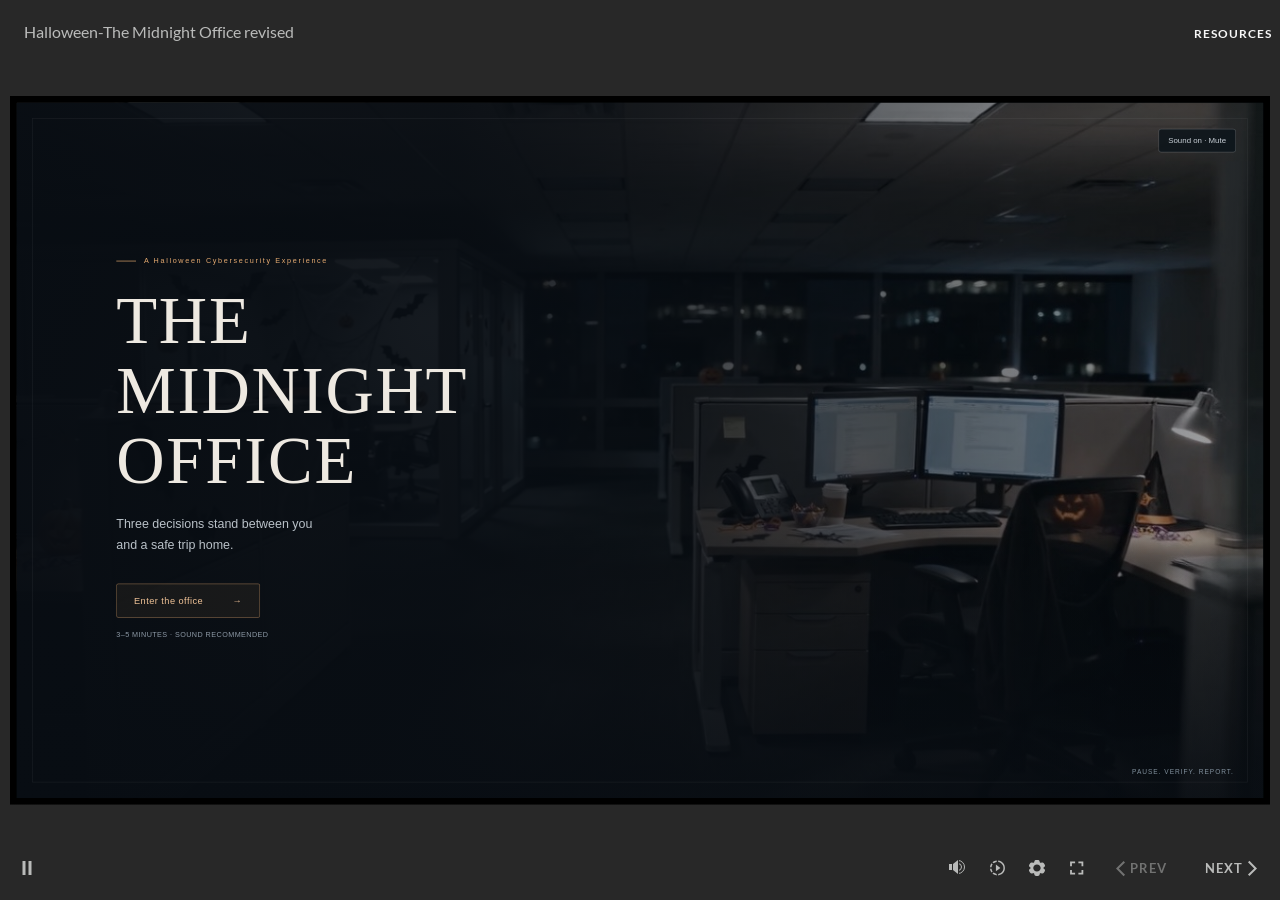
<file: index.html>
<!doctype html>
<html lang="en">
<head>
  <meta charset="utf-8">
  <meta name="viewport" content="width=device-width, initial-scale=1">
  <title>The Midnight Office</title>
  <meta http-equiv="refresh" content="0; url=./Halloween-The%20Midnight%20Office%20revised/story.html">
  <style>body{margin:0;min-height:100vh;display:grid;place-items:center;background:#101820;color:#eee9e1;font-family:Arial,sans-serif}a{color:#f0ab6e}</style>
</head>
<body>
  <p>Opening The Midnight Office… <a href="./Halloween-The%20Midnight%20Office%20revised/story.html">Enter the course →</a></p>
  <script>window.location.replace('./Halloween-The%20Midnight%20Office%20revised/story.html');</script>
</body>
</html>
</file>
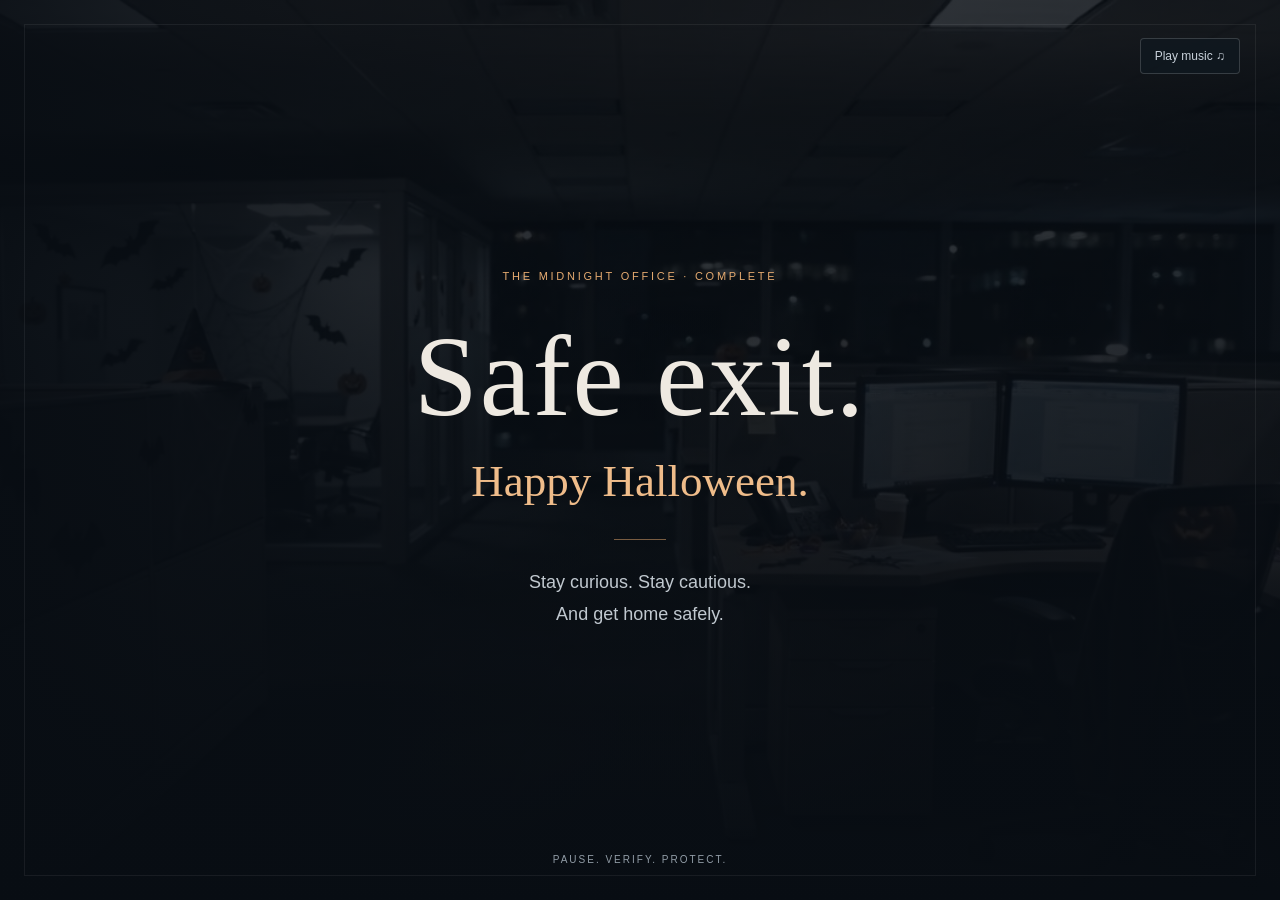
<file: Halloween-The Midnight Office revised/story_content/WebObjects/63TaK8MS0kg/index.html>
<!doctype html><html lang="en"><meta charset="utf-8"><meta name="viewport" content="width=device-width,initial-scale=1"><title>Safe Exit — The Midnight Office</title><style>*{box-sizing:border-box}html,body{margin:0;background:#080d13;color:#eee9e1;font-family:Arial,sans-serif}main{position:relative;min-height:540px;height:100svh;overflow:hidden;display:grid;place-items:center}.background{position:absolute;inset:0;width:100%;height:100%;object-fit:cover;filter:saturate(.65);opacity:.42}.veil{position:absolute;inset:0;background:linear-gradient(90deg,#080d13ed,#080d1399,#080d13b0),linear-gradient(0deg,#080d13,transparent 70%)}.frame{position:absolute;inset:24px;border:1px solid #ffffff10}.content{position:relative;text-align:center;max-width:850px;width:90%;padding:40px 12px}.eyebrow{color:#e5aa70;font-size:11px;letter-spacing:.25em;animation:arrive 1s both}h1{font:normal clamp(58px,9vw,118px) Georgia,serif;letter-spacing:.015em;margin:28px 0 12px;animation:arrive 1.6s .2s both}.holiday{font:normal clamp(25px,3.7vw,45px) Georgia,serif;color:#efbc8a;margin:0 0 32px;animation:arrive 1.6s .6s both}.rule{width:52px;height:1px;background:#d9a06a88;margin:0 auto 26px}.closing{color:#c0c8cf;font-size:clamp(14px,1.6vw,18px);line-height:1.8;margin:0;animation:arrive 1.6s 1s both}.footer{position:absolute;bottom:35px;left:0;right:0;text-align:center;font-size:10px;letter-spacing:.2em;color:#929da7}.sound{position:absolute;right:40px;top:38px;z-index:2;color:#c8d1da;background:#101820cc;border:1px solid #ffffff2a;border-radius:4px;padding:10px 14px;font:12px Arial,sans-serif;cursor:pointer}.sound:focus-visible{outline:2px solid #efbc8a;outline-offset:4px}.audio-status{color:#aeb7c1;font-size:12px;line-height:1.5;margin-top:20px}button[hidden],p[hidden]{display:none}@keyframes arrive{from{opacity:0;transform:translateY(8px)}to{opacity:1;transform:none}}@media(prefers-reduced-motion:reduce){*{animation:none!important}}@media(max-width:600px){main{min-height:480px}.frame{inset:15px}.sound{right:26px;top:26px}.footer{font-size:8px;bottom:25px}}</style><main><img class="background" src="office.jpg" alt=""><div class="veil"></div><div class="frame"></div><audio id="music" src="halloween.mp3" autoplay loop preload="auto"></audio><button id="sound" class="sound" hidden>Play music ♫</button><section class="content"><div class="eyebrow">THE MIDNIGHT OFFICE · COMPLETE</div><h1>Safe exit.</h1><p class="holiday">Happy Halloween.</p><div class="rule"></div><p class="closing">Stay curious. Stay cautious.<br>And get home safely.</p><p id="status" class="audio-status" role="status" hidden></p></section><div class="footer">PAUSE. VERIFY. PROTECT.</div></main><script>const music=document.getElementById('music'),button=document.getElementById('sound'),status=document.getElementById('status');music.volume=.28;let fade;function update(){button.hidden=false;button.textContent=music.paused?'Play music ♫':'Mute music';button.setAttribute('aria-label',music.paused?'Play background music':'Mute background music')}async function start(){try{await music.play();status.hidden=true;update()}catch(e){update();if(e.name!=='NotAllowedError'){status.hidden=false;status.textContent='Music is unavailable. You can still view the ending.'}}}button.onclick=()=>{if(music.paused)start();else{music.pause();update()}};music.addEventListener('error',()=>{status.hidden=false;status.textContent='Music is unavailable. You can still view the ending.';button.hidden=true});start();window.addEventListener('pagehide',()=>music.pause());</script></html>
</file>
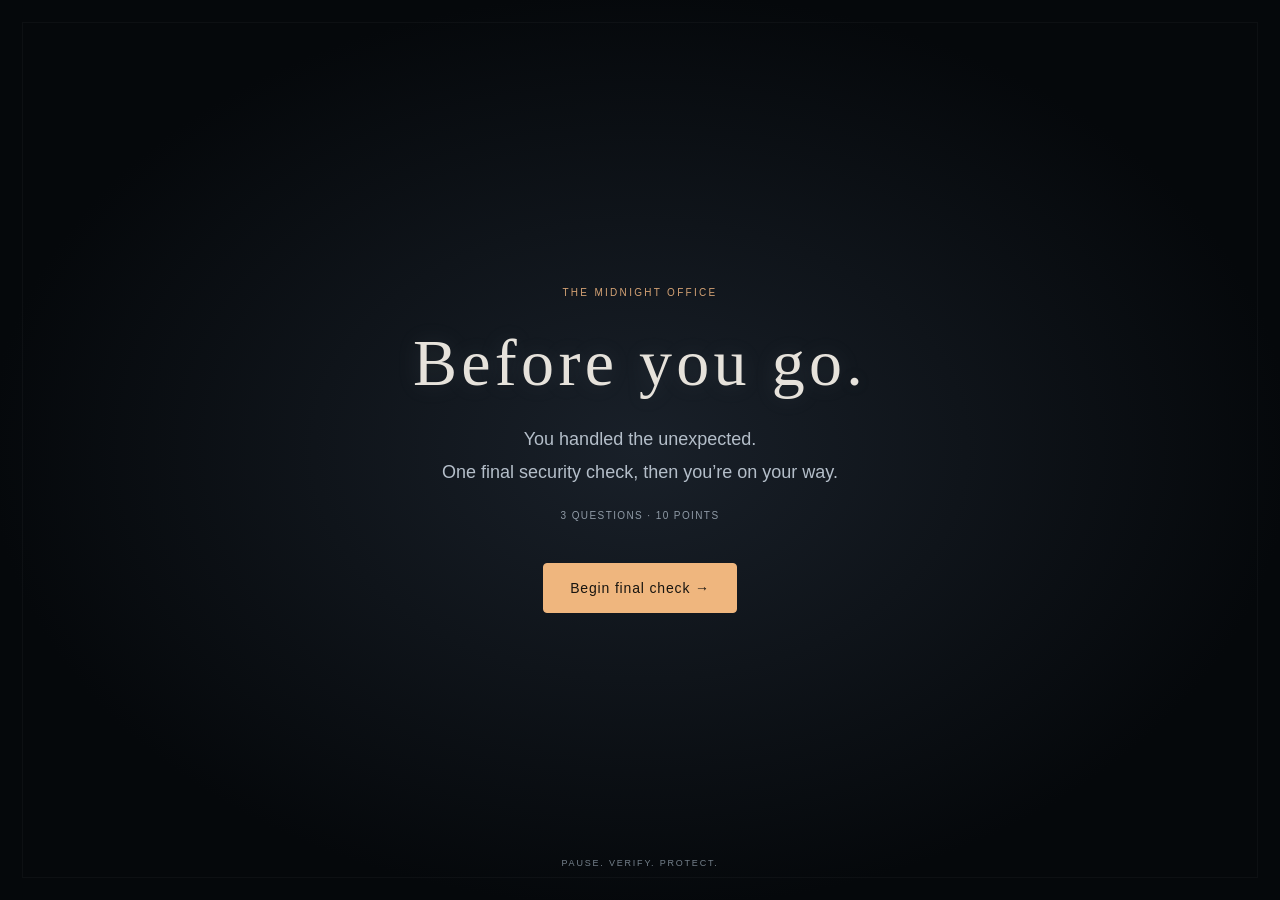
<file: Halloween-The Midnight Office revised/story_content/WebObjects/6gMP5RgE1sk/index.html>
<!doctype html><html lang="en"><meta charset="utf-8"><meta name="viewport" content="width=device-width,initial-scale=1"><title>Before You Go</title><style>*{box-sizing:border-box}body{margin:0;color:#e6e2db;background:#05080b;font-family:Arial,sans-serif}main{height:100svh;min-height:450px;position:relative;display:grid;place-items:center;background:radial-gradient(ellipse at center,#192029 0%,#05080b 72%)}main:before{content:"";position:absolute;inset:22px;border:1px solid #ffffff08;pointer-events:none}.content{position:relative;text-align:center;width:90%;padding:35px 15px}.eyebrow{font-size:10px;letter-spacing:.23em;color:#d4a274;animation:arrive 1s .1s both}h1{font:normal clamp(34px,5.5vw,66px) Georgia,serif;letter-spacing:.065em;margin:27px 0 22px;text-shadow:0 0 24px #c9d4df20;animation:arrive 1.7s .3s both}.description{font-size:clamp(14px,1.7vw,18px);line-height:1.8;color:#b4bec9;margin:0;animation:arrive 1.5s 1s both}.meta{font-size:10px;letter-spacing:.14em;color:#909ba7;margin-top:22px;animation:arrive 1.5s 1.3s both}.start{font:14px Arial,sans-serif;letter-spacing:.06em;color:#181510;background:#efb67e;border:1px solid #efb67e;border-radius:4px;padding:16px 26px;cursor:pointer;margin-top:32px;animation:arrive 1.3s 1.7s both;transition:background .25s}.start:hover{background:#ffd3a7}.start:focus-visible{outline:2px solid white;outline-offset:5px}.start:disabled{cursor:wait}.status{font-size:12px;color:#c4cdd5;line-height:1.6;margin:18px auto 0;max-width:430px}.footer{position:absolute;bottom:32px;left:0;right:0;text-align:center;font-size:9px;letter-spacing:.2em;color:#74808b}[hidden]{display:none!important}@keyframes arrive{from{opacity:0;transform:translateY(5px);filter:blur(3px)}to{opacity:1;transform:none;filter:blur(0)}}@media(prefers-reduced-motion:reduce){*{animation:none!important;transition:none!important}}</style><main><section class="content"><div class="eyebrow">THE MIDNIGHT OFFICE</div><h1>Before you go.</h1><p class="description">You handled the unexpected.<br>One final security check, then you’re on your way.</p><p class="meta">3 QUESTIONS · 10 POINTS</p><button id="begin" class="start">Begin final check →</button><p id="status" class="status" role="status" hidden></p></section><div class="footer">PAUSE. VERIFY. PROTECT.</div></main><script>const button=document.getElementById('begin'),status=document.getElementById('status');let pending=false;button.onclick=()=>{if(pending)return;pending=true;button.disabled=true;window.parent.postMessage({type:'MIDNIGHT_QUIZ_START'},'*');setTimeout(()=>{pending=false;button.disabled=false;status.hidden=false;status.textContent='Standalone preview: connect this button to Quiz question 1 in Storyline.'},1800)};</script></html>
</file>
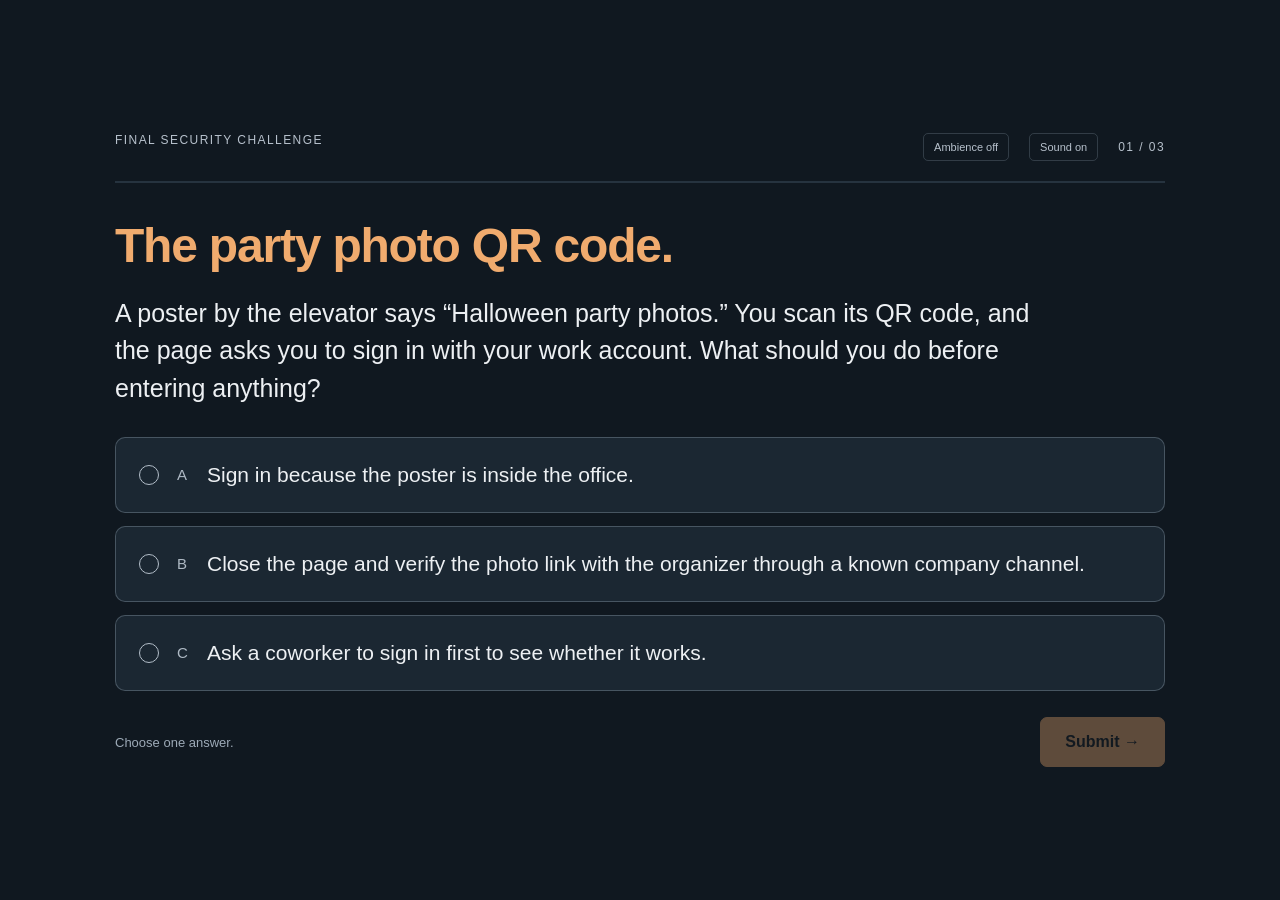
<file: Halloween-The Midnight Office revised/story_content/WebObjects/6h6SKkiK4uU/index.html>
<!doctype html><html lang="en"><meta charset="utf-8"><meta name="viewport" content="width=device-width,initial-scale=1"><title>Final Security Challenge</title><style>
*{box-sizing:border-box}body{margin:0;background:#101820;color:#edf0f3;font-family:Arial,sans-serif}main{min-height:100svh;padding:clamp(24px,4vw,56px) max(5vw,22px);display:flex;flex-direction:column;justify-content:center}.wrap{width:min(100%,1050px);margin:auto}.top{display:flex;justify-content:space-between;gap:20px;padding-bottom:20px;border-bottom:1px solid #77838f40;color:#b7c1cc;font-size:12px;letter-spacing:.12em}.progress{height:2px;background:#26333f;margin-top:-1px}.progress span{display:block;height:100%;background:#f0ab6e;transition:width .3s}h1{font-size:clamp(30px,4.1vw,48px);line-height:1.15;color:#f0ab6e;margin:35px 0 22px;letter-spacing:-.025em}.question{font-size:clamp(18px,2.15vw,25px);line-height:1.5;margin:0 0 30px;max-width:950px}.choices{display:grid;gap:13px}.choice{width:100%;display:flex;align-items:center;gap:18px;text-align:left;background:#1b2732;color:#edf0f3;border:1px solid #64738199;border-radius:10px;padding:19px 23px;font:clamp(16px,1.9vw,21px)/1.45 Arial,sans-serif;cursor:pointer;min-height:76px;transition:background .2s,border .2s}.choice:hover:not(:disabled){background:#263541;border-color:#aebac6}.choice[aria-checked=true]{border-color:#f0ab6e;background:#342b26;box-shadow:inset 3px 0 #f0ab6e}.radio{width:20px;height:20px;flex:0 0 20px;border:1.5px solid #b3bec9;border-radius:50%;display:grid;place-items:center}.choice[aria-checked=true] .radio{border-color:#f0ab6e}.choice[aria-checked=true] .radio:after{content:"";width:10px;height:10px;background:#f0ab6e;border-radius:50%}.letter{font-size:15px;color:#aeb9c4;min-width:12px}.choice:disabled{cursor:default;opacity:.8}.bottom{display:flex;justify-content:space-between;align-items:center;gap:20px;margin-top:26px;flex-wrap:wrap}.hint{color:#9daab7;font-size:13px}.primary,.secondary{font:600 16px Arial,sans-serif;padding:15px 24px;min-height:50px;border-radius:7px;cursor:pointer}.primary{background:#f0ab6e;color:#161c22;border:1px solid #f0ab6e}.primary:disabled{opacity:.35;cursor:default}.secondary{background:none;border:1px solid #677685;color:#dce3eb}button:focus-visible{outline:3px solid #ffe2c5;outline-offset:4px}.feedback{margin-top:25px;border-left:3px solid #f0ab6e;padding:20px 23px;background:#1b2732;border-radius:0 8px 8px 0}.feedback h2{font-size:20px;margin:0 0 10px}.feedback p{font-size:17px;line-height:1.6;color:#c5ced8;margin:0}.results{padding:15px 0}.score{font-size:clamp(60px,10vw,105px);font-family:Georgia,serif;margin:28px 0 20px}.score span{font:20px Arial,sans-serif;color:#98a5b2}.summary{color:#c5ced8;line-height:1.7;font-size:18px;max-width:690px}.result-list{list-style:none;padding:0;margin:26px 0;display:grid;gap:12px}.result-list li{display:flex;justify-content:space-between;gap:20px;border-bottom:1px solid #60718240;padding:12px 0;color:#c5ced8}.result-list small{color:#f0ab6e}.status{font-size:13px;line-height:1.5;color:#c4ced9}[hidden]{display:none!important}@media(max-width:600px){.choice{gap:10px;padding:16px 14px}.top{font-size:10px}.question{margin-bottom:22px}h1{margin-top:27px}.feedback p{font-size:16px}}@media(prefers-reduced-motion:reduce){*{transition:none!important}}.sound-controls{display:flex;align-items:center;gap:20px}.sound-toggle{font:11px Arial,sans-serif;color:#b7c1cc;border:1px solid #64738166;background:none;border-radius:5px;padding:7px 10px;cursor:pointer}@media(max-width:600px){.sound-controls{gap:10px}} </style><main><div class="wrap"><header class="top"><span>FINAL SECURITY CHALLENGE</span><div class="sound-controls"><button id="ambient-toggle" class="sound-toggle" aria-pressed="false">Ambience off</button><button id="sound-toggle" class="sound-toggle" aria-pressed="true">Sound on</button><span id="counter">01 / 03</span></div></header><div class="progress" aria-hidden="true"><span id="progress"></span></div><section id="question-page" aria-labelledby="title"><h1 id="title" tabindex="-1"></h1><p class="question" id="question"></p><div class="choices" id="choices" role="radiogroup" aria-labelledby="question"></div><div class="feedback" id="feedback" role="status" hidden><h2 id="feedback-title"></h2><p id="feedback-body"></p></div><div class="bottom"><span class="hint" id="hint">Choose one answer.</span><button class="primary" id="submit" disabled>Submit →</button><button class="primary" id="next" hidden>Next question →</button></div></section><section class="results" id="results" hidden aria-labelledby="result-title"><h1 id="result-title" tabindex="-1"></h1><p class="summary" id="result-description"></p><div class="score"><b id="score"></b><span> / 10</span></div><ul class="result-list" id="result-list"></ul><div class="bottom"><span class="hint" id="pass-rule"></span><button class="primary" id="finish" hidden>Exit safely →</button><button class="primary" id="retry">Retry challenge →</button></div><p class="status" id="status" role="status" hidden></p></section></div></main><script>
let soundContext,soundEnabled=true;const soundToggle=document.getElementById('sound-toggle');soundToggle.onclick=()=>{soundEnabled=!soundEnabled;soundToggle.textContent=soundEnabled?'Sound on':'Sound off';soundToggle.setAttribute('aria-pressed',String(soundEnabled));if(soundEnabled)beep('select')};function beep(kind){if(!ambientMuted&&!ambientRunning)enableAmbient();if(!soundEnabled)return;try{const AC=window.AudioContext||window.webkitAudioContext;if(!AC)return;if(!soundContext)soundContext=new AC();const ctx=soundContext;function tone(freq,offset,length,volume){const oscillator=ctx.createOscillator(),gain=ctx.createGain(),start=ctx.currentTime+offset;oscillator.type='sine';oscillator.frequency.value=freq;gain.gain.setValueAtTime(0,start);gain.gain.linearRampToValueAtTime(volume,start+.006);gain.gain.exponentialRampToValueAtTime(.0001,start+length);oscillator.connect(gain);gain.connect(ctx.destination);oscillator.start(start);oscillator.stop(start+length+.015);oscillator.onended=()=>{oscillator.disconnect();gain.disconnect()}}function play(){if(kind==='submit'){tone(640,0,.08,.055);tone(820,.075,.10,.045)}else tone(720,0,.065,.05)}if(ctx.state==='suspended')ctx.resume().then(play).catch(()=>{});else if(ctx.state==='running')play()}catch(e){}}window.addEventListener('pagehide',()=>{if(soundContext)soundContext.suspend()});
let ambientContext,ambientGain,ambientSource,ambientRunning=false,ambientMuted=false;const ambientButton=document.getElementById('ambient-toggle');function ambientLabel(){ambientButton.textContent=ambientRunning&&!ambientMuted?'Ambience on':'Ambience off';ambientButton.setAttribute('aria-pressed',String(ambientRunning&&!ambientMuted))}async function enableAmbient(){if(ambientMuted)return;try{if(!ambientContext){const AC=window.AudioContext||window.webkitAudioContext;if(!AC)return;ambientContext=new AC();ambientGain=ambientContext.createGain();ambientGain.gain.value=0;ambientGain.connect(ambientContext.destination);const duration=16,sr=ambientContext.sampleRate,buffer=ambientContext.createBuffer(2,sr*duration,sr);for(let channel=0;channel<2;channel++){const data=buffer.getChannelData(channel);let last=0;for(let i=0;i<data.length;i++){last=(last+.02*(Math.random()*2-1))/1.02;data[i]=last*2.8;}const cross=sr;for(let i=0;i<cross;i++){const mix=i/cross;data[data.length-cross+i]=data[data.length-cross+i]*(1-mix)+data[i]*mix;}}ambientSource=ambientContext.createBufferSource();ambientSource.buffer=buffer;ambientSource.loop=true;const filter=ambientContext.createBiquadFilter();filter.type='lowpass';filter.frequency.value=420;ambientSource.connect(filter);filter.connect(ambientGain);ambientSource.start();[55,82.5,110].forEach((frequency,i)=>{const oscillator=ambientContext.createOscillator(),g=ambientContext.createGain();oscillator.type='sine';oscillator.frequency.value=frequency;g.gain.value=[.032,.009,.006][i];oscillator.connect(g);g.connect(ambientGain);oscillator.start();});}await ambientContext.resume();ambientRunning=ambientContext.state==='running';if(ambientRunning){ambientGain.gain.cancelScheduledValues(ambientContext.currentTime);ambientGain.gain.setTargetAtTime(.03,ambientContext.currentTime,.6)}ambientLabel()}catch(e){ambientRunning=false;ambientLabel()}}function pauseAmbient(){if(!ambientContext)return;ambientGain.gain.cancelScheduledValues(ambientContext.currentTime);ambientGain.gain.setTargetAtTime(0,ambientContext.currentTime,.15);ambientRunning=false;ambientLabel()}ambientButton.onclick=()=>{if(ambientRunning&&!ambientMuted){ambientMuted=true;pauseAmbient()}else{ambientMuted=false;enableAmbient()}};document.addEventListener('pointerdown',e=>{if(e.target!==ambientButton&&!ambientRunning&&!ambientMuted)enableAmbient()},{passive:true});document.addEventListener('keydown',e=>{if(e.key==='Enter'||e.key===' ')if(e.target!==ambientButton&&!ambientRunning&&!ambientMuted)enableAmbient()});document.addEventListener('visibilitychange',()=>{if(document.hidden)pauseAmbient();else if(!ambientMuted)enableAmbient()});window.addEventListener('pagehide',pauseAmbient);enableAmbient();

const questions=[{"title": "The party photo QR code.", "question": "A poster by the elevator says “Halloween party photos.” You scan its QR code, and the page asks you to sign in with your work account. What should you do before entering anything?", "choices": ["Sign in because the poster is inside the office.", "Close the page and verify the photo link with the organizer through a known company channel.", "Ask a coworker to sign in first to see whether it works."], "correct": 1, "points": 4, "feedback": "A QR code is another way to open a link—not proof that the destination is trustworthy. A poster can be replaced or altered. Close the page and confirm the photo-sharing link with the organizer through a trusted company channel before entering credentials."}, {"title": "A sign-in you didn’t start.", "question": "As you leave, your phone asks you to approve a sign-in to your work account. You have not tried to sign in. What is the safest response?", "choices": ["Approve it so the notification stops.", "Wait until morning; an approval request cannot signal a problem.", "Deny the request and report the unexpected activity through your official IT or security channel."], "correct": 2, "points": 3, "feedback": "Only approve sign-ins you initiated. An unexpected approval request can indicate an attempt to access your account. Deny it and report the activity through a known IT or security channel. Repeated requests are not a reason to approve."}, {"title": "You already entered your password.", "question": "You realize you entered your work password on a suspicious page. No error or warning appeared. What should you do now?", "choices": ["Stop using the page, contact IT or security immediately through a trusted channel, and follow the official account-recovery process.", "Close the page and wait for signs of misuse before reporting it.", "Return to the suspicious page and use its password-reset link."], "correct": 0, "points": 3, "feedback": "Report promptly, even if nothing unusual has happened yet. Tell IT or security that you entered your password, and follow their instructions to secure the account, including changing the exposed password through the genuine company service. Do not use the suspicious page’s recovery links. Reporting a mistake quickly helps limit harm."}];const $=id=>document.getElementById(id);let index=0,selected=null,answers=[],locked=false;const correctCount=()=>answers.filter((v,i)=>v===questions[i].correct).length;const score=()=>answers.reduce((sum,v,i)=>sum+(v===questions[i].correct?questions[i].points:0),0);function report(passed=false){window.parent.postMessage({type:'MIDNIGHT_FINAL_RESULT',score:score(),passed,answers:answers.slice()},'*')}function render(focus=false){const q=questions[index];selected=null;locked=false;$('question-page').hidden=false;$('results').hidden=true;$('feedback').hidden=true;$('submit').hidden=false;$('submit').disabled=true;$('next').hidden=true;$('hint').textContent='Choose one answer.';$('counter').textContent=String(index+1).padStart(2,'0')+' / 03';$('progress').style.width=(index/3*100)+'%';$('title').textContent=q.title;$('question').textContent=q.question;$('choices').replaceChildren();q.choices.forEach((text,i)=>{const b=document.createElement('button');b.className='choice';b.type='button';b.setAttribute('role','radio');b.setAttribute('aria-checked','false');b.tabIndex=i===0?0:-1;b.innerHTML='<span class="radio" aria-hidden="true"></span><span class="letter" aria-hidden="true">'+String.fromCharCode(65+i)+'</span><span></span>';b.lastChild.textContent=text;function select(){if(locked)return;if(selected!==i)beep('select');selected=i;[...$('choices').children].forEach((x,j)=>{x.setAttribute('aria-checked',String(j===i));x.tabIndex=j===i?0:-1});$('submit').disabled=false}b.onclick=select;b.onkeydown=e=>{if(locked)return;const keys={ArrowDown:1,ArrowRight:1,ArrowUp:-1,ArrowLeft:-1};if(e.key in keys){e.preventDefault();const target=(i+keys[e.key]+q.choices.length)%q.choices.length;$('choices').children[target].click();$('choices').children[target].focus()}};$('choices').append(b)});if(focus)$('title').focus()}
$('submit').onclick=()=>{if(selected===null||locked)return;beep('submit');locked=true;answers[index]=selected;const correct=selected===questions[index].correct;[...$('choices').children].forEach(b=>b.disabled=true);$('feedback-title').textContent=correct?'Good judgment.':'Here’s what to check.';$('feedback-body').textContent=questions[index].feedback;$('feedback').hidden=false;$('submit').hidden=true;$('next').hidden=false;$('next').textContent=index===2?'See your results →':'Next question →';$('hint').textContent='Decision recorded.';};$('next').onclick=()=>{if(!locked)return;if(index<2){index++;render(true)}else results()};function results(){const total=score(),passed=total===10;$('question-page').hidden=true;$('results').hidden=false;$('counter').textContent='RESULTS';$('progress').style.width='100%';$('result-title').textContent=passed?'You’re clear to leave.':'One more check before you go.';$('result-description').textContent=passed?'You checked a QR-code link, rejected an unexpected sign-in, and knew how to respond to an exposed password.':'Read the feedback, then try the three questions again. You need 10 / 10 to finish.';$('score').textContent=total;$('finish').hidden=!passed;$('retry').hidden=passed;$('pass-rule').textContent=correctCount()+' / 3 correct · Pass score: 10 / 10';$('status').hidden=true;$('result-list').replaceChildren();questions.forEach((q,i)=>{const li=document.createElement('li'),label=document.createElement('span'),value=document.createElement('small');label.textContent=q.title;value.textContent=(answers[i]===q.correct?q.points:0)+' / '+q.points;li.append(label,value);$('result-list').append(li)});report(passed);$('result-title').focus()}
$('retry').onclick=()=>{answers=[];index=0;window.parent.postMessage({type:'MIDNIGHT_FINAL_RESET'},'*');render(true)};let exitPending=false;$('finish').onclick=()=>{if(score()!==10||exitPending)return;exitPending=true;ambientMuted=true;pauseAmbient();report(true);window.parent.postMessage({type:'MIDNIGHT_FINAL_CONTINUE',score:10,passed:true},'*');setTimeout(()=>{exitPending=false;$('status').hidden=false;$('status').textContent='Standalone preview complete. In Storyline, connect FinalQuizDone to the Safe exit ending slide.'},1500)};render();
</script></html>
</file>
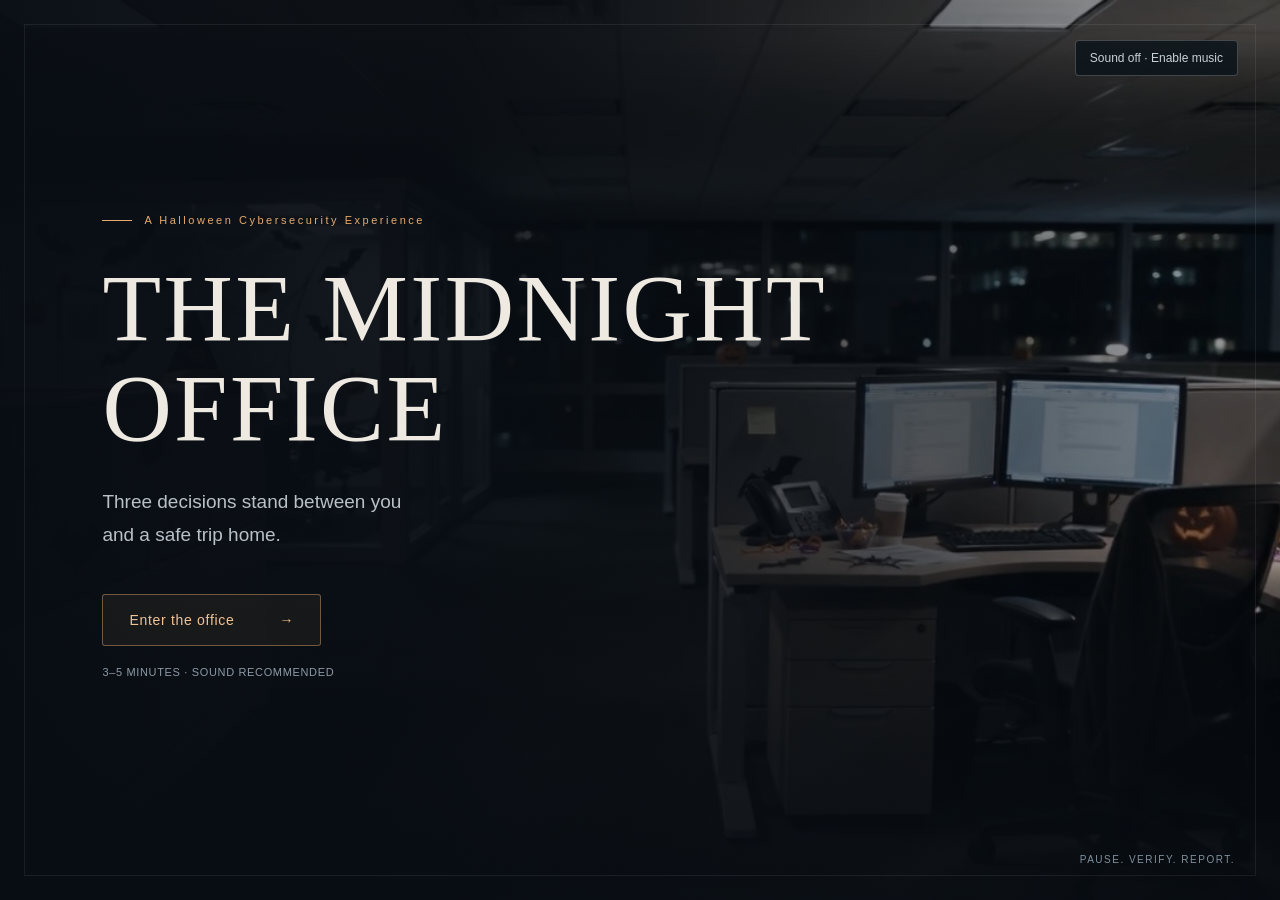
<file: Halloween-The Midnight Office revised/story_content/WebObjects/6Kl5K5h9tOr/index.html>
<!doctype html><html lang="en"><meta charset="utf-8"><meta name="viewport" content="width=device-width, initial-scale=1"><title>The Midnight Office — Start</title><style>
*{box-sizing:border-box}html,body{margin:0;background:#080c10;color:#eee9e1;font-family:Arial,sans-serif}main{height:100svh;min-height:520px;position:relative;overflow:hidden;display:flex;align-items:center}#office{position:absolute;inset:0;width:100%;height:100%;object-fit:cover;object-position:center;filter:saturate(.75) brightness(.85)}.veil{position:absolute;inset:0;background:linear-gradient(90deg,#080d13fa 0%,#080d13eb 35%,#080d1380 75%,#080d1340),linear-gradient(0deg,#080d13cc,transparent 40%)}.frame{position:absolute;inset:24px;border:1px solid #ffffff12;pointer-events:none}.content{position:relative;padding:6vh 8vw;width:min(970px,100%);animation:enter 1.6s ease both}.eyebrow{display:flex;align-items:center;gap:12px;font-size:11px;letter-spacing:.23em;line-height:1.8;color:#e5aa70}.eyebrow:before{content:"";width:30px;height:1px;background:#e5aa70}h1{font-family:Georgia,serif;font-weight:normal;font-size:clamp(44px,7.5vw,102px);letter-spacing:.025em;line-height:1.04;margin:28px 0}.tagline{font-size:clamp(15px,1.6vw,19px);line-height:1.7;color:#b9c1c8;max-width:380px}.start{margin-top:24px;padding:17px 26px;min-height:52px;border:1px solid #e5aa7070;background:#e5aa7010;color:#f0c397;font:14px Arial,sans-serif;letter-spacing:.05em;cursor:pointer;transition:.25s;display:inline-flex;gap:45px;align-items:center;border-radius:3px}.start:hover{background:#e5aa70;color:#111820;box-shadow:0 0 35px #e5aa7018}.start:focus-visible{outline:3px solid white;outline-offset:6px}.meta{font-size:11px;color:#8e9aa7;letter-spacing:.06em;margin-top:20px}.footer{position:absolute;bottom:35px;right:45px;color:#81909d;font-size:10px;letter-spacing:.15em}.status{font-size:13px;color:#f0c397;max-width:430px;line-height:1.6}.exit{opacity:0;transition:opacity .55s} @keyframes enter{from{opacity:0;transform:translateY(12px)}to{opacity:1;transform:none}}@media(max-width:600px){.content{padding:48px 9vw}.eyebrow{font-size:9px}.frame{inset:14px}.footer{bottom:24px;right:26px;font-size:8px}h1{margin:22px 0}.start{margin-top:14px}}@media(prefers-reduced-motion:reduce){.content{animation:none}*{transition:none!important}}
.sound{position:absolute;top:40px;right:42px;z-index:4;background:#0c141bd9;border:1px solid #ffffff35;color:#c9d0d7;padding:10px 14px;border-radius:4px;font:12px Arial,sans-serif;cursor:pointer}.sound:focus-visible{outline:3px solid white;outline-offset:4px}@media(max-width:600px){.sound{top:26px;right:26px;font-size:10px}}
</style><audio id="music" src="halloween.mp3" autoplay loop preload="auto"></audio><main id="cover"><button id="sound" class="sound" aria-pressed="false">Sound off · Enable music</button><img id="office" src="office-cover.jpg" alt="" aria-hidden="true"><div class="veil"></div><div class="frame"></div><section class="content"><div class="eyebrow">A Halloween Cybersecurity Experience</div><h1>THE MIDNIGHT<br>OFFICE</h1><p class="tagline">Three decisions stand between you<br>and a safe trip home.</p><button id="begin" class="start">Enter the office <span aria-hidden="true">→</span></button><p class="meta">3–5 MINUTES · SOUND RECOMMENDED</p><p id="status" class="status" role="status" hidden></p></section><div class="footer">PAUSE. VERIFY. REPORT.</div></main><script>

const music=document.getElementById('music'),sound=document.getElementById('sound');let fadeTimer=null,leaving=false;music.volume=.28;function soundLabel(){const on=!music.paused;sound.textContent=on?'Sound on · Mute':'Sound off · Enable music';sound.setAttribute('aria-pressed',String(on))}music.play().then(soundLabel).catch(()=>{soundLabel()});sound.onclick=async()=>{if(leaving)return;if(music.paused){try{await music.play()}catch(e){document.getElementById('status').hidden=false;document.getElementById('status').textContent='Audio could not play. You can continue without sound.'}}else music.pause();soundLabel()};function fadeOut(){return new Promise(resolve=>{if(music.paused){resolve();return}const initial=music.volume,start=performance.now();fadeTimer=setInterval(()=>{const progress=Math.min((performance.now()-start)/1400,1);music.volume=initial*(1-progress);if(progress===1){clearInterval(fadeTimer);music.pause();soundLabel();resolve()}},40)})}document.getElementById('begin').onclick=async()=>{if(leaving)return;leaving=true;await fadeOut();window.parent.postMessage({type:'MIDNIGHT_COVER_START'},'*');document.getElementById('status').hidden=false;document.getElementById('status').textContent='Standalone preview: the music has faded out. Connect the start button in Storyline to continue to the office.';leaving=false;music.volume=.28;};
window.addEventListener('message',e=>{if(e.source===window.parent&&e.data&&e.data.type==='MIDNIGHT_COVER_ACK'){document.getElementById('status').hidden=true;document.getElementById('cover').classList.add('exit')}});</script></html>
</file>
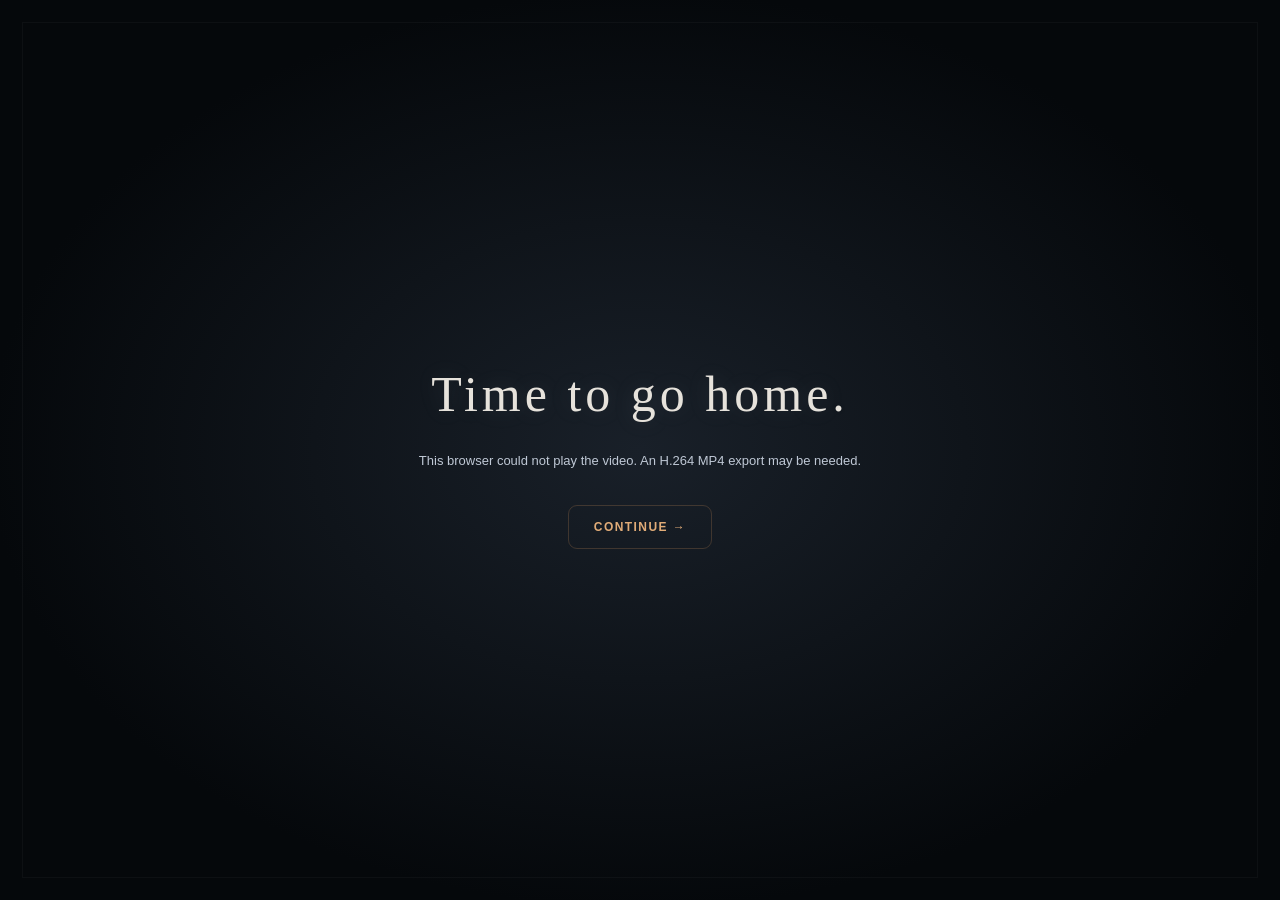
<file: Halloween-The Midnight Office revised/story_content/WebObjects/6VpZ9suX4IN/index.html>
<!doctype html><html lang="en"><meta charset="utf-8"><meta name="viewport" content="width=device-width,initial-scale=1"><title>The Midnight Office</title><style>
*{box-sizing:border-box}body{margin:0;background:#080d13;color:#f4f5f7;font-family:Arial,sans-serif}main{height:100svh;min-height:540px;position:relative;overflow:auto;display:grid;place-items:center}video{position:absolute;width:100%;height:100%;object-fit:cover;inset:0}.shade{position:absolute;inset:0;background:linear-gradient(90deg,rgba(6,12,20,.96),rgba(6,12,20,.84) 58%,rgba(6,12,20,.58));opacity:0;transition:opacity .7s}.shade.on{opacity:1}.panel{position:relative;width:min(720px,90%);padding:36px 0;animation:appear .5s ease}header{color:#f5a65c;font-size:12px;letter-spacing:.16em;text-transform:uppercase}h1{font-size:clamp(28px,4vw,45px);line-height:1.1;margin:16px 0}p{color:#bfc8d5;line-height:1.6}button{font:inherit;cursor:pointer}button:focus-visible{outline:3px solid #ffbd79;outline-offset:4px}.choice{display:flex;align-items:center;gap:18px;width:100%;padding:19px 22px;margin:12px 0;text-align:left;color:#e8ecf2;background:#18232de8;border:1px solid #45515e;border-radius:12px;transition:.2s}.choice:hover{background:#263440;border-color:#b6c0cc}.choice[aria-pressed=true]{border-color:#f5a65c;background:#3b2d22;box-shadow:inset 3px 0 #f5a65c}.letter{font-size:12px;border:1px solid #65707b;border-radius:6px;padding:7px 9px;color:#f5a65c}.actions{display:flex;align-items:center;gap:20px;margin-top:24px;flex-wrap:wrap}.primary{border:0;border-radius:9px;background:#f5a65c;color:#17130f;font-weight:bold;padding:14px 25px}.primary:disabled{opacity:.4;cursor:default}.link{background:none;border:0;color:#d1d9e3;padding:12px;text-decoration:underline;text-underline-offset:5px}.card{background:#14202beb;border:1px solid #40505e;border-left:3px solid #f5a65c;border-radius:12px;padding:32px}.points{color:#f5a65c;font-size:14px}small{color:#a6b2c0}[hidden]{display:none!important}@keyframes appear{from{opacity:0;transform:translateY(10px)}to{opacity:1;transform:none}}@media(max-width:600px){main{min-height:640px}.panel{padding:24px 0}.choice{padding:15px}.card{padding:24px}}

#start{position:absolute;inset:0;width:100%;padding:30px;background:radial-gradient(ellipse at center,#192029 0%,#05080b 72%);display:flex;flex-direction:column;justify-content:center;align-items:center;text-align:center;z-index:5;animation:none;transition:opacity .75s}#start::before{content:"";position:absolute;inset:22px;border:1px solid #ffffff08;pointer-events:none}#start h1{font-family:Georgia,serif;font-weight:normal;font-size:clamp(28px,4vw,50px);letter-spacing:.08em;color:#e6e2db;text-shadow:0 0 24px #c9d4df20;animation:arrival 1.7s ease both}#start p{font-size:13px}#start .primary{margin-top:20px;background:transparent;color:#e1ac78;border:1px solid #8d68475c;letter-spacing:.12em;font-size:12px;text-transform:uppercase}#start.exiting{opacity:0;pointer-events:none}@keyframes arrival{from{opacity:0;transform:translateY(5px);filter:blur(4px)}to{opacity:1;transform:none;filter:blur(0)}}@media(prefers-reduced-motion:reduce){#start h1,.panel{animation:none}#start,.shade{transition:none}}
</style><main><video id="video" src="email.mov" playsinline preload="auto"></video><div id="shade" class="shade on"></div>
<section id="start" class="panel"><h1>Time to go home.</h1><p id="playback-status" role="status"></p><button id="play" class="primary" hidden>Continue →</button></section>
<section id="quiz" class="panel" hidden><header>Decision 01 / Account security</header><h1>What do you do next?</h1><p>The message demands action within five minutes. Choose your response.</p><div role="group" aria-label="Answer choices"><button class="choice" data-choice="A" aria-pressed="false"><span class="letter">A</span><span>Click “Verify Account” to keep your access.</span></button><button class="choice" data-choice="B" aria-pressed="false"><span class="letter">B</span><span>Verify the request through the official IT support channel.</span></button><button class="choice" data-choice="C" aria-pressed="false"><span class="letter">C</span><span>Forward the email and ask coworkers to verify too.</span></button></div><div class="actions"><button id="submit" class="primary" disabled>Submit decision →</button><button id="review" class="link">Review the email</button></div></section>
<section id="feedback" class="panel" hidden aria-live="polite"><div class="card"><header id="label"></header><h1 id="title"></h1><p id="body"></p><div class="points" id="points"></div><div class="actions"><button id="finish" class="primary">Finish this scene →</button></div></div></section>
<section id="done" class="panel" hidden><header>Scene complete</header><h1>Pause. Verify. Report.</h1><p>Urgency is a reason to check—not a reason to click.</p><p id="score"></p><button id="restart" class="link">Try the scene again</button><p><small>Prototype: results are not yet connected to a learning platform.</small></p></section></main><script>
const $=id=>document.getElementById(id),v=$('video');let selected=null,review=false,result=null;const screens=['start','quiz','feedback','done'];function show(id){screens.forEach(s=>$(s).hidden=s!==id)}function questions(){show('quiz');$('shade').classList.add('on')}let openingTimer;function playbackError(message){clearTimeout(openingTimer);show('start');$('start').classList.remove('exiting');$('shade').classList.add('on');$('playback-status').textContent=message;$('play').hidden=false}async function play(){clearTimeout(openingTimer);v.currentTime=0;try{await v.play();$('start').classList.add('exiting');$('shade').classList.remove('on');setTimeout(()=>show('none'),750)}catch(e){playbackError(e.name==='NotAllowedError'?'Click to continue with sound.':'The video could not start. Check the video file and browser support.')}}$('play').onclick=play;v.onended=questions;v.onerror=()=>playbackError('This browser could not play the video. An H.264 MP4 export may be needed.');openingTimer=setTimeout(play,2400);document.querySelectorAll('[data-choice]').forEach(b=>b.onclick=()=>{selected=b.dataset.choice;document.querySelectorAll('[data-choice]').forEach(x=>x.setAttribute('aria-pressed',String(x===b)));$('submit').disabled=false});$('review').onclick=play;
const feedback={A:['That urgency is the trap.','Attackers use deadlines to rush your decision. Avoid the email’s link and verify the request through a known company IT channel.'],B:['You checked before acting.','Use the company directory or a known support portal to contact IT. Report the suspicious message through your company’s approved process.'],C:['Keep the risk contained.','Forwarding the message can expose coworkers to the same link. Use your company’s approved phishing-reporting process instead.']};$('submit').onclick=()=>{if(!selected)return;result={scene:'email',answer:selected,correct:selected==='B',score:selected==='B'?10:0,maxScore:10};$('label').textContent=result.correct?'Verified / Decision recorded':'Security debrief / Decision recorded';$('title').textContent=feedback[selected][0];$('body').textContent=feedback[selected][1];$('points').textContent=result.score+' / 10 points';$('finish').textContent=result.correct?'Continue →':'Try again →';window.parent.postMessage({type:'MIDNIGHT_EMAIL_SCORE',score:result.score},'*');show('feedback');window.dispatchEvent(new CustomEvent('midnight-answer',{detail:result}))};$('finish').onclick=()=>{if(!result)return;if(!result.correct){selected=null;result=null;$('submit').disabled=true;document.querySelectorAll('[data-choice]').forEach(x=>x.setAttribute('aria-pressed','false'));questions();return;}window.parent.postMessage({type:'MIDNIGHT_EMAIL_CONTINUE',score:10},'*');};$('restart').onclick=()=>{selected=null;result=null;$('submit').disabled=true;document.querySelectorAll('[data-choice]').forEach(x=>x.setAttribute('aria-pressed','false'));play()};
</script></html>
</file>
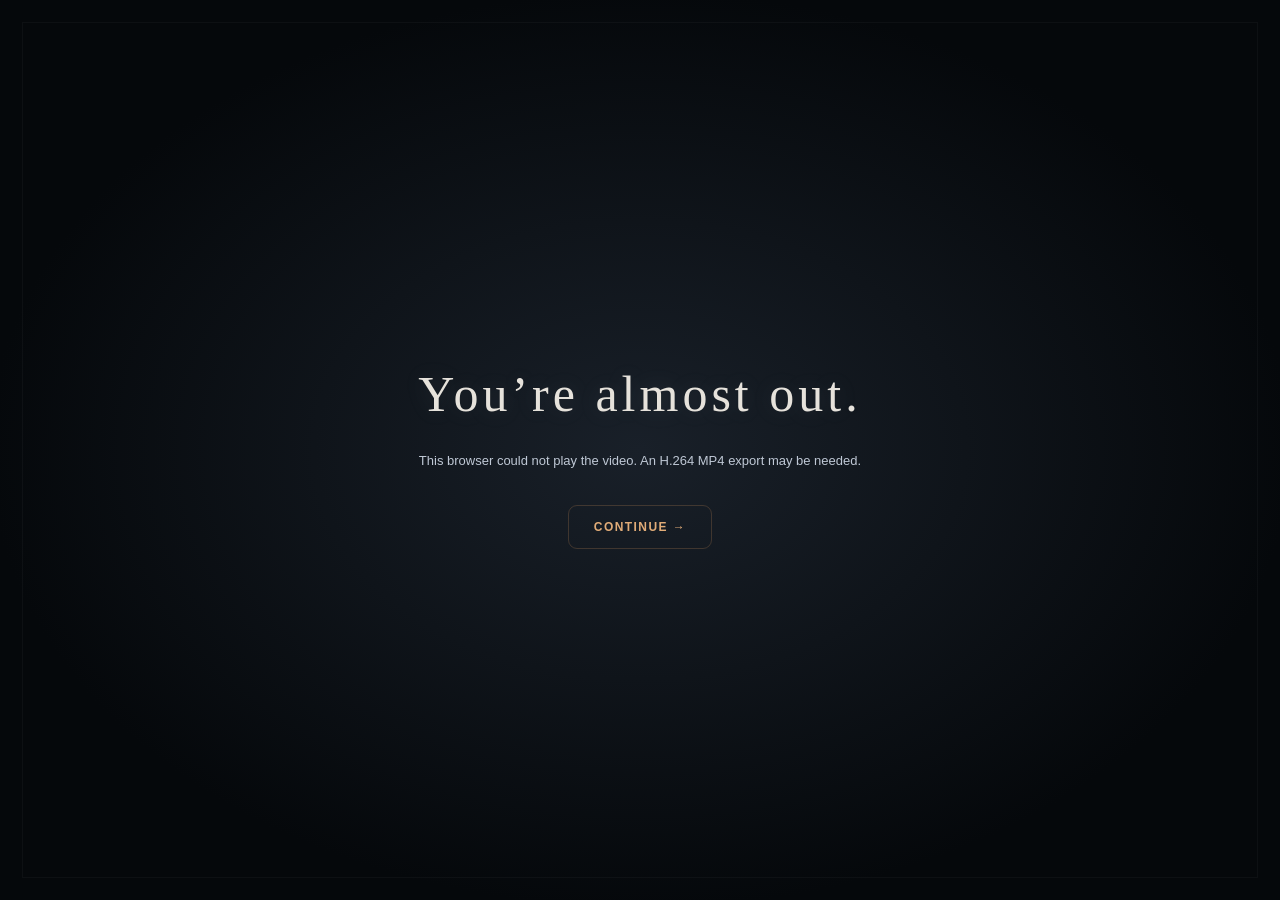
<file: Halloween-The Midnight Office revised/story_content/WebObjects/6ZQRC53VFXp/index.html>
<!doctype html><html lang="en"><meta charset="utf-8"><meta name="viewport" content="width=device-width,initial-scale=1"><title>The Midnight Office — At the Door</title><style>
*{box-sizing:border-box}body{margin:0;background:#080d13;color:#f4f5f7;font-family:Arial,sans-serif}main{height:100svh;min-height:540px;position:relative;overflow:auto;display:grid;place-items:center}video{position:absolute;width:100%;height:100%;object-fit:cover;inset:0}.shade{position:absolute;inset:0;background:linear-gradient(90deg,rgba(6,12,20,.96),rgba(6,12,20,.84) 58%,rgba(6,12,20,.58));opacity:0;transition:opacity .7s}.shade.on{opacity:1}.panel{position:relative;width:min(720px,90%);padding:36px 0;animation:appear .5s ease}header{color:#f5a65c;font-size:12px;letter-spacing:.16em;text-transform:uppercase}h1{font-size:clamp(28px,4vw,45px);line-height:1.1;margin:16px 0}p{color:#bfc8d5;line-height:1.6}button{font:inherit;cursor:pointer}button:focus-visible{outline:3px solid #ffbd79;outline-offset:4px}.choice{display:flex;align-items:center;gap:18px;width:100%;padding:19px 22px;margin:12px 0;text-align:left;color:#e8ecf2;background:#18232de8;border:1px solid #45515e;border-radius:12px;transition:.2s}.choice:hover{background:#263440;border-color:#b6c0cc}.choice[aria-pressed=true]{border-color:#f5a65c;background:#3b2d22;box-shadow:inset 3px 0 #f5a65c}.letter{font-size:12px;border:1px solid #65707b;border-radius:6px;padding:7px 9px;color:#f5a65c}.actions{display:flex;align-items:center;gap:20px;margin-top:24px;flex-wrap:wrap}.primary{border:0;border-radius:9px;background:#f5a65c;color:#17130f;font-weight:bold;padding:14px 25px}.primary:disabled{opacity:.4;cursor:default}.link{background:none;border:0;color:#d1d9e3;padding:12px;text-decoration:underline;text-underline-offset:5px}.card{background:#14202beb;border:1px solid #40505e;border-left:3px solid #f5a65c;border-radius:12px;padding:32px}.points{color:#f5a65c;font-size:14px}small{color:#a6b2c0}[hidden]{display:none!important}@keyframes appear{from{opacity:0;transform:translateY(10px)}to{opacity:1;transform:none}}@media(max-width:600px){main{min-height:640px}.panel{padding:24px 0}.choice{padding:15px}.card{padding:24px}}

#start{position:absolute;inset:0;width:100%;padding:30px;background:radial-gradient(ellipse at center,#192029 0%,#05080b 72%);display:flex;flex-direction:column;justify-content:center;align-items:center;text-align:center;z-index:5;animation:none;transition:opacity .75s}#start::before{content:"";position:absolute;inset:22px;border:1px solid #ffffff08;pointer-events:none}#start h1{font-family:Georgia,serif;font-weight:normal;font-size:clamp(28px,4vw,50px);letter-spacing:.08em;color:#e6e2db;text-shadow:0 0 24px #c9d4df20;animation:arrival 1.7s ease both}#start p{font-size:13px}#start .primary{margin-top:20px;background:transparent;color:#e1ac78;border:1px solid #8d68475c;letter-spacing:.12em;font-size:12px;text-transform:uppercase}#start.exiting{opacity:0;pointer-events:none}@keyframes arrival{from{opacity:0;transform:translateY(5px);filter:blur(4px)}to{opacity:1;transform:none;filter:blur(0)}}@media(prefers-reduced-motion:reduce){#start h1,.panel{animation:none}#start,.shade{transition:none}}
</style><main><video id="video" src="door.mp4" playsinline preload="auto"></video><div id="shade" class="shade on"></div>
<section id="start" class="panel"><h1>You’re almost out.</h1><p id="playback-status" role="status"></p><button id="play" class="primary" hidden>Continue →</button></section>
<section id="quiz" class="panel" hidden><header>Decision 02 / Office access</header><h1>Someone’s at the door.</h1><p>They gesture that they forgot their badge. How do you respond?</p><div role="group" aria-label="Answer choices"><button class="choice" data-choice="A" aria-pressed="false"><span class="letter">A</span><span>Let them in. They’re probably a coworker.</span></button><button class="choice" data-choice="B" aria-pressed="false"><span class="letter">B</span><span>Keep the door closed and contact security to verify their identity.</span></button><button class="choice" data-choice="C" aria-pressed="false"><span class="letter">C</span><span>Lend them your badge so they can get inside.</span></button></div><div class="actions"><button id="submit" class="primary" disabled>Submit decision →</button><button id="review" class="link">Watch again</button></div></section>
<section id="feedback" class="panel" hidden aria-live="polite"><div class="card"><header id="label"></header><h1 id="title"></h1><p id="body"></p><div class="points" id="points"></div><div class="actions"><button id="finish" class="primary">Finish this scene →</button></div></div></section>
<section id="done" class="panel" hidden><header>Scene complete</header><h1>Verify before you open.</h1><p>Be helpful without bypassing access procedures.</p><p id="score"></p><button id="restart" class="link">Try the scene again</button><p><small>Prototype: results are not yet connected to a learning platform.</small></p></section></main><script>
const $=id=>document.getElementById(id),v=$('video');let selected=null,review=false,result=null;const screens=['start','quiz','feedback','done'];function show(id){screens.forEach(s=>$(s).hidden=s!==id)}function questions(){show('quiz');$('shade').classList.add('on')}let openingTimer;function playbackError(message){clearTimeout(openingTimer);show('start');$('start').classList.remove('exiting');$('shade').classList.add('on');$('playback-status').textContent=message;$('play').hidden=false}async function play(){clearTimeout(openingTimer);v.currentTime=0;try{await v.play();$('start').classList.add('exiting');$('shade').classList.remove('on');setTimeout(()=>show('none'),750)}catch(e){playbackError(e.name==='NotAllowedError'?'Click to continue with sound.':'The video could not start. Check the video file and browser support.')}}$('play').onclick=play;v.onended=questions;v.onerror=()=>playbackError('This browser could not play the video. An H.264 MP4 export may be needed.');openingTimer=setTimeout(play,2400);document.querySelectorAll('[data-choice]').forEach(b=>b.onclick=()=>{selected=b.dataset.choice;document.querySelectorAll('[data-choice]').forEach(x=>x.setAttribute('aria-pressed',String(x===b)));$('submit').disabled=false});$('review').onclick=play;
const feedback={A:['A costume isn’t an ID.','Being inside the building does not mean someone is authorized to enter your office. Keep the door closed and follow the visitor verification process.'],B:['Helpful. Without taking the risk.','You can help without opening the door. Contact security through a trusted channel so they can verify the visitor’s identity.'],C:['Your badge stays with you.','Lending your badge gives someone access under your identity. Ask security to assist instead.']};$('submit').onclick=()=>{if(!selected)return;result={scene:'door',answer:selected,correct:selected==='B',score:selected==='B'?10:0,maxScore:10};$('label').textContent=result.correct?'Verified / Decision recorded':'Security debrief / Decision recorded';$('title').textContent=feedback[selected][0];$('body').textContent=feedback[selected][1];$('points').textContent=result.score+' / 10 points';$('finish').textContent=result.correct?'Exit safely →':'Try again →';window.parent.postMessage({type:'MIDNIGHT_DOOR_SCORE',score:result.score},'*');show('feedback');window.dispatchEvent(new CustomEvent('midnight-answer',{detail:result}))};$('finish').onclick=()=>{if(!result)return;if(!result.correct){selected=null;result=null;$('submit').disabled=true;document.querySelectorAll('[data-choice]').forEach(x=>x.setAttribute('aria-pressed','false'));questions();return;}window.parent.postMessage({type:'MIDNIGHT_DOOR_CONTINUE',score:10},'*');};$('restart').onclick=()=>{selected=null;result=null;$('submit').disabled=true;document.querySelectorAll('[data-choice]').forEach(x=>x.setAttribute('aria-pressed','false'));play()};
</script></html>
</file>
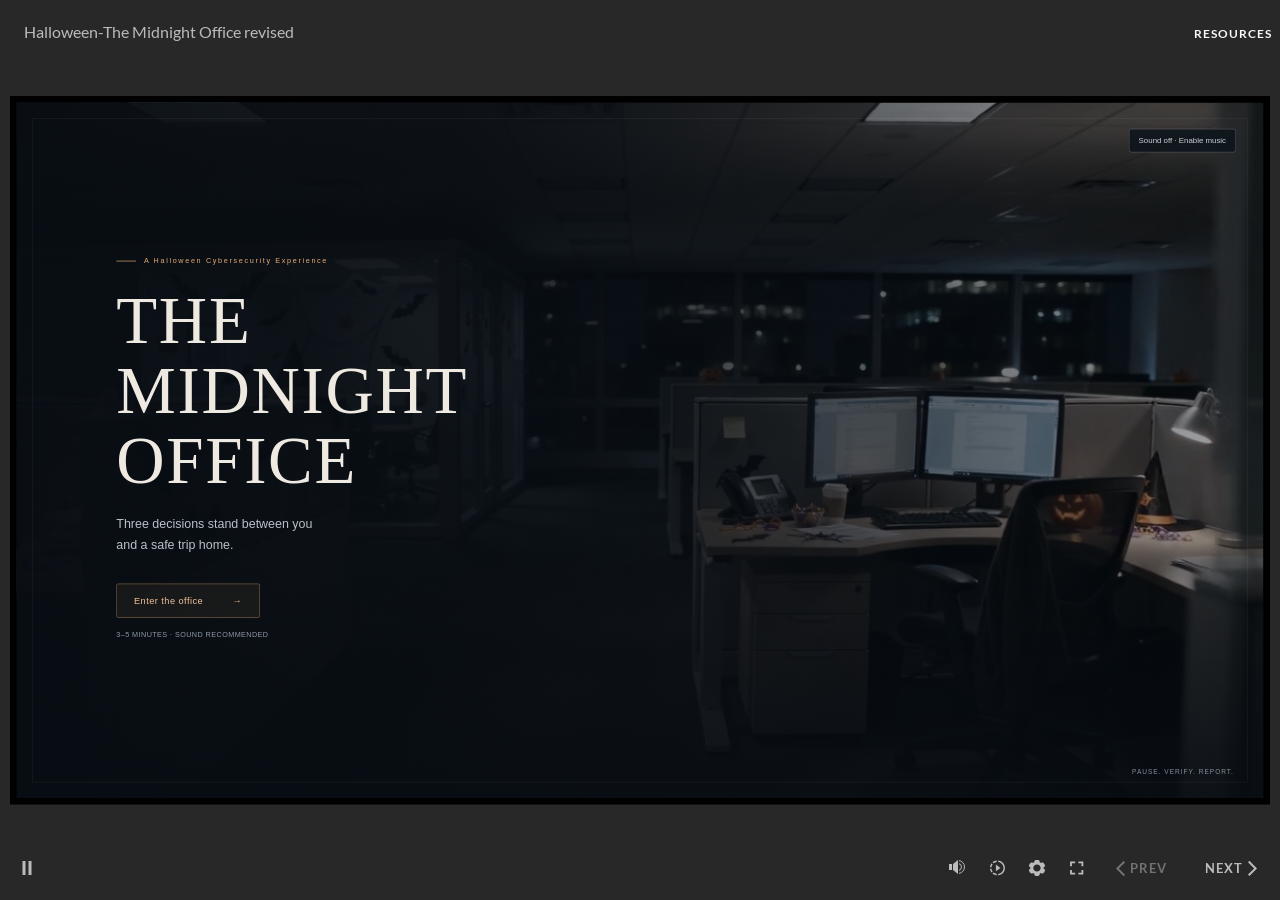
<file: Halloween-The Midnight Office revised/story.html>
﻿<!doctype html>
<html lang="en-US">
<head>
  <meta charset="utf-8">
  <!-- Created using Storyline 360 x64 - http://www.articulate.com  -->
  <!-- version: 3.130.39111.0 -->
  <title>Halloween-The Midnight Office revised </title>
  <meta http-equiv="x-ua-compatible" content="IE=edge"/>
  <meta name="viewport" content="width=device-width,initial-scale=1,user-scalable=no,shrink-to-fit=no,minimal-ui"/>
  <meta name="apple-mobile-web-app-capable" content="yes"/>
  <style>
    html, body { height: 100%; padding: 0; margin: 0 }
    #app { height: 100%; width: 100%; }
  </style>

  <script>
    window.DS = {};
    window.globals = {
      DATA_PATH_BASE: '',
      HAS_FRAME: true,
      HAS_SLIDE: true,

      lmsPresent: false,
      tinCanPresent: false,
      cmi5Present: false,
      aoSupport: false,
      scale: 'Scaled',
      captureRc: false,
      browserSize: 'optimal',
      bgColor: '#282828',
      features: 'DropInBase,EngagePromiseUpgrade,FinalPromiseUpgrade,JsInteractions,Localization,PlayerMemoryEnhancements,SlideLevelScale,SlidePromiseUpgrade,StartupPromiseUpgrade,ViewPromiseUpgrade',
      themeName: 'unified',
      preloaderColor: '#FFFFFF',
      suppressAnalytics: false,
      productChannel: 'stable',
      publishSource: 'storyline',
      aid: 'aid|aaaaf332-282d-5bb9-9031-e64669e7bc36',
      cid: '21ada599-0137-4281-9656-770cd29441e2',
      playerVersion: '3.130.39111.0',
      publishTimestamp: '2026-11-20T19:11:15.3003815Z',
      maxIosVideoElements: 10,
      connectionSettings: { message: 'You%20are%20offline.%20Trying%20to%20reconnect...', useDarkTheme: false, mode: 'disabled' },
      hasFeature: function(feature) {
        return this.features.split(',').includes(feature);
      },
      
      parseParams: function(qs) {
        if (window.globals.parsedParams != null) {
          return window.globals.parsedParams;
        }
        qs = (qs || window.location.search.substr(1)).split('+').join(' ');
        var params = {},
            tokens,
            re = /[?&]?([^=]+)=([^&]*)/g;

        while (tokens = re.exec(qs)) {
          params[decodeURIComponent(tokens[1]).trim()] =
            decodeURIComponent(tokens[2]).trim();
        }
        window.globals.parsedParams = params;
        return params;
      }

    };

    if (window.flagsUnderTest != null) {
      window.globals.features = window.flagsUnderTest.reduce((accum, feature) => {
        if (!accum.includes(feature)) {
          accum.push(feature);
        }
        return accum;
      }, window.globals.features.split(',')).join();
    }
  </script>
  <script>
    var isIe11 = ('ActiveXObject' in window || window.MSBlobBuilder != null)
      && window.msCrypto != null && !window.ActiveXObject;
    if (isIe11) {
      window.globals.unsupportedBrowser = true;
      document.write(atob('[base64]'));
    }
  </script>

  <script>
    if (window.globals.hasFeature('Localization')) {
      
      
    }
  </script>

  
  
  <script>window.THREE = { };</script>
  <script src='html5/lib/hls/hls.min.js' type=text/javascript></script>
</head>
<body style="background: #282828" class="cs-HTML theme-unified">
  <!-- 360 -->
  <script>!function(){var e,i=/iPhone/i,o=/iPod/i,n=/iPad/i,t=/\biOS-universal(?:.+)Mac\b/i,r=/\bAndroid(?:.+)Mobile\b/i,a=/Android/i,d=/(?:SD4930UR|\bSilk(?:.+)Mobile\b)/i,p=/Silk/i,l=/Windows Phone/i,u=/\bWindows(?:.+)ARM\b/i,b=/BlackBerry/i,s=/BB10/i,c=/Opera Mini/i,f=/\b(CriOS|Chrome)(?:.+)Mobile/i,h=/Mobile(?:.+)Firefox\b/i,v=function(e){return void 0!==e&&"MacIntel"===e.platform&&"number"==typeof e.maxTouchPoints&&e.maxTouchPoints>1&&"undefined"==typeof MSStream};e=function(e){var m={userAgent:"",platform:"",maxTouchPoints:0};e||"undefined"==typeof navigator?"string"==typeof e?m.userAgent=e:e&&e.userAgent&&(m={userAgent:e.userAgent,platform:e.platform,maxTouchPoints:e.maxTouchPoints||0}):m={userAgent:navigator.userAgent,platform:navigator.platform,maxTouchPoints:navigator.maxTouchPoints||0};var g=m.userAgent,y=g.split("[FBAN");void 0!==y[1]&&(g=y[0]),void 0!==(y=g.split("Twitter"))[1]&&(g=y[0]);var A=function(e){return function(i){return i.test(e)}}(g),w={apple:{phone:A(i)&&!A(l),ipod:A(o),tablet:!A(i)&&(A(n)||v(m))&&!A(l),universal:A(t),device:(A(i)||A(o)||A(n)||A(t)||v(m))&&!A(l)},amazon:{phone:A(d),tablet:!A(d)&&A(p),device:A(d)||A(p)},android:{phone:!A(l)&&A(d)||!A(l)&&A(r),tablet:!A(l)&&!A(d)&&!A(r)&&(A(p)||A(a)),device:!A(l)&&(A(d)||A(p)||A(r)||A(a))||A(/\bokhttp\b/i)},windows:{phone:A(l),tablet:A(u),device:A(l)||A(u)},other:{blackberry:A(b),blackberry10:A(s),opera:A(c),firefox:A(h),chrome:A(f),device:A(b)||A(s)||A(c)||A(h)||A(f)},any:!1,phone:!1,tablet:!1};return w.any=w.apple.device||w.android.device||w.windows.device||w.other.device,w.phone=w.apple.phone||w.android.phone||w.windows.phone,w.tablet=w.apple.tablet||w.android.tablet||w.windows.tablet,w}(),"object"==typeof exports&&"undefined"!=typeof module?module.exports=e:"function"==typeof define&&define.amd?define((function(){return e})):this.isMobile=e}();
    window.isMobile.apple.tablet = window.isMobile.apple.tablet ||
      (navigator.platform === 'MacIntel' && navigator.maxTouchPoints > 1);
    window.isMobile.apple.device = window.isMobile.apple.device || window.isMobile.apple.tablet;
    window.isMobile.tablet = window.isMobile.tablet || window.isMobile.apple.tablet;
    window.isMobile.any = window.isMobile.any || window.isMobile.apple.tablet;
  </script>

  <div id="focus-sink" tabindex="-1"></div>

  <div id="preso"></div>
  <script>
    (function() {

      var classTypes = [ 'desktop', 'mobile', 'phone', 'tablet' ];

      var addDeviceClasses = function(prefix, testObj) {
        var curr, i;
        for (i = 0; i < classTypes.length; i++) {
          curr = classTypes[i];
          if (testObj[curr]) {
            document.body.classList.add(prefix + curr);
          }
        }
      };

      var params = window.globals.parseParams(),
          isDevicePreview = params.devicepreview === '1',
          isPhoneOverride = params.deviceType === 'phone' || (isDevicePreview && params.phone == '1'),
          isTabletOverride = (params.deviceType === 'tablet' || isDevicePreview) && !isPhoneOverride,
          isMobileOverride = isPhoneOverride || isTabletOverride;

      var deviceView = {
        desktop: !window.isMobile.any && !isMobileOverride,
        mobile: window.isMobile.any || isMobileOverride,
        phone: isPhoneOverride || (window.isMobile.phone && !isTabletOverride),
        tablet: isTabletOverride || window.isMobile.tablet
      };

      window.globals.deviceView = deviceView;
      window.isMobile.desktop = !window.isMobile.any;
      window.isMobile.mobile = window.isMobile.any;

      addDeviceClasses('view-', deviceView);

    })();
  </script>
  
  <script src='story_content/triggers.js' type=text/javascript></script>
<script src='story_content/user.js' type=text/javascript></script>
  <div class="slide-loader"></div>

  <script>
    var doc = document, loader = doc.body.querySelector('.slide-loader'); [ 1, 2, 3 ].forEach(function(n) { var d = doc.createElement('div'); d.style.backgroundColor = window.globals.preloaderColor; d.classList.add('mobile-loader-dot'); d.classList.add('dot' + n); loader.appendChild(d); });
  </script>

  <div class="mobile-load-title-overlay" style="display: none">
    <div class="mobile-load-title">Halloween-The Midnight Office revised </div>
  </div>

  <div class="mobile-chrome-warning"></div>

  
<style>
  .warn-connection-dialog {
    display: none;
    background: transparent;
    pointer-events: all;
    position: fixed;
    left: 0;
    top: 0;
    width: 100%;
    height: 100%;
    z-index: 999;
  }

  .warn-connection-content {
    pointer-events: all;
    border-radius: 4px;
    background: white;
    border: 1px solid #E7E7E7;
    color: #333333;
    box-shadow: 0 2px 4px rgba(0, 0, 0, 0.25);
    transition: all 150ms ease-out;
    position: absolute;
    white-space: nowrap;
  }

  .view-phone.is-landscape .warn-connection-content {
    left: 23px;
    bottom: 23px;
  }

  .view-tablet.is-landscape .warn-connection-content {
    left: 50%;
    top: 20px;
    transform: translateX(-50%);
  }

  .view-mobile.is-portrait .warn-connection-content {
    transform: translate(-50%, calc(-100% - 15px));
  }

  .warn-connection-content p {
    display: inline-block;
    margin: 0 8px 0 0;
    line-height: 33px;
    font-size: 11px;
  }

  .warn-connection-content svg {
    position: relative;
    vertical-align: middle;
    margin: 0 2px 2px 8px;
  }

  .view-desktop .warn-connection-content {
    left: 1.5em;
    bottom: 1.5em;
  }

  .view-desktop .warn-connection-content p {
    font-size: 1.1em;
  }

  .is-offline .warn-connection-dialog {
    display: block;
  }

  .is-offline .cs-panel * {
    pointer-events: none !important;
  }

  .is-offline .cs-panel {
    pointer-events: all !important;
  }

  .is-offline #nav-controls * {
    pointer-events: none !important;
  }

  .is-offline #nav-controls {
    pointer-events: all !important;
  }
</style>

<div class="warn-connection-dialog" role="alertdialog" aria-modal="true" tabindex="0" aria-labelledby="warn-connection-message">
  <div class="warn-connection-content">
    <svg width="17" height="15" viewBox="0 0 17 15" xmlns="http://www.w3.org/2000/svg">
      <path fill="#8F0000" stroke="white" d="M16.07,12.98 L15.88,12.23 L9.51,1.21 C8.97,0.26,7.6,0.26,7.06,1.21 L0.69,12.23 C0.15,13.16,0.81,14.36,1.91,14.36 H14.65 C15.47,14.36,16.05,13.7,16.07,12.98 Z"/>
      <path fill="white" stroke="white" d="M8.58,5.5 C8.35,5.28,8.5,5.35,8.21,5.32 C8.09,5.35,7.97,5.49,7.96,5.67 C7.97,5.79,7.98,5.92,7.98,6.04 L7.98,6.04 C7.99,6.17,8,6.31,8.01,6.43 L8.01,6.44 C8.03,6.92,8.06,7.41,8.09,7.9 L8.09,7.9 C8.12,8.39,8.14,8.88,8.17,9.37 C8.17,9.39,8.18,9.42,8.2,9.44 C8.23,9.46,8.25,9.47,8.28,9.47 C8.31,9.47,8.34,9.46,8.35,9.44 C8.37,9.43,8.38,9.4,8.39,9.35 L8.39,9.34 C8.39,9.24,8.4,9.15,8.4,9.05 L8.4,9.05 C8.41,8.96,8.41,8.86,8.42,8.75 C8.43,8.44,8.45,8.12,8.47,7.81 L8.47,7.81 C8.49,7.49,8.51,7.18,8.53,6.87 C8.55,6.46,8.56,6.05,8.59,5.64 L8.6,5.62 C8.6,5.57,8.59,5.53,8.58,5.5 L8.21,5.32 Z"/>
      <circle fill="white" stroke="white" cx="8.3" cy="11.35" r="0.3"/>
    </svg>
    <p id="warn-connection-message">You are offline. Trying to reconnect...</p>
  </div>
</div>

<script>
  (function() {
    window.DS.connection = {
      warningShown: false,
      assets: {},
      loadingAssetGroup: false,
      retryDelay: 500
    };

    var connectionSettings = window.globals.connectionSettings || {};

    var useConnectionMessages = window.AbortController != null &&
      window.location.protocol != 'file:' &&
      connectionSettings.mode === 'normal';

    window.DS.connection.useConnectionMessages = useConnectionMessages;

    var assetCount = 0;
    var checkLoadedId;


    if (useConnectionMessages && connectionSettings != null) {
      var contentEl = document.querySelector('.warn-connection-content');
      var messageEl = contentEl.querySelector('p');

      if (connectionSettings.useDarkTheme) {
        contentEl.style.borderColor = '#BABBBA';
        contentEl.style.backgroundColor = '#282828';
        contentEl.style.color = '#FFFFFF';
      }

      if (connectionSettings.message != null) {
        messageEl.textContent = window.decodeURIComponent(connectionSettings.message);
      }
    }

    function checkAssetsReady() {
      for (var i in DS.connection.assets) {
        if (!DS.connection.assets[i].success) {
          return false;
        }
      }
      return true;
    }

    function stopAssetGroup() {
      if (!useConnectionMessages) { return; }

      assetCount = 0;

      DS.connection.oldAssetGroup = DS.connection.assets;
      DS.connection.assets = {};
      DS.connection.loadingAssetGroup = false;
      clearInterval(checkLoadedId);
    }

    function startAssetGroup() {
      if (!useConnectionMessages) { return; }
      var ticks = 0;
      clearInterval(checkLoadedId);
      checkLoadedId = setInterval(function() {
        var loaded = 0;
        if (assetCount === 0 && loaded === 0) {
          clearInterval(checkLoadedId);
          return;
        }

        for (var i in DS.connection.assets) {
          if (DS.connection.assets[i].success) {
            loaded++;
          }
        }

        if (assetCount === loaded && checkAssetsReady()) {
          for (var i in DS.connection.assets) {
            if (DS.connection.assets[i].action) {
              DS.connection.assets[i].action();
            }
          }
          hideWarning();
          stopAssetGroup();
        }
      }, 100)
    }

    function requiredAsset(url, action, retry, type) {
      if (!useConnectionMessages) { return; }
      if (DS.connection.assets[url]) { return; }

      DS.connection.assets[url] = {
        success: false, action: action, retry: retry, type: type
      };
      assetCount = Object.keys(DS.connection.assets).length;
      if (!DS.connection.loadingAssetGroup) {
        startAssetGroup();
      }
      DS.connection.loadingAssetGroup = true;
    }

    function assetLoaded(url) {
      if (!useConnectionMessages) { return; }
      if (DS.connection.assets[url]) {
        DS.connection.assets[url].success = true;
      }
    }

    function assetFailed(url) {
      if (!useConnectionMessages) { return; }
      if (!DS.connection.assets[url]) {
        if (/\.js$/.test(url) && url.indexOf('transcripts') === -1) {
          setTimeout(function() {
            if (DS.connection.lastSlideLoaded != null) {
              DS.connection.lastSlideLoaded();
            }
          }, DS.connection.retryDelay);
        }
        return;
      }
      if (!DS.connection.warningShown) { showWarning(); }
      if (DS.connection.assets[url].retry) {
        setTimeout(function() {
          if (!DS.connection.assets[url].success) {
            DS.connection.assets[url].retry()
          }
        }, DS.connection.retryDelay);
      }
    }

    function hideWarning() {
      document.body.classList.remove('is-offline');
      DS.connection.warningShown = false;
      enableKeys();
    }
    DS.connection.hideWarning = hideWarning

    function showWarning(btn) {
      document.body.classList.add('is-offline')
      DS.connection.warningShown = true;
      updateWarningPosition();
      disableKeys();
    }

    function updateWarningPosition() {
      if (!DS.connection.warningShown) {
        return;
      }

      var isPortrait = document.body.classList.contains('is-portrait');
      var isMobile = document.body.classList.contains('view-mobile');
      var warningEl = document.querySelector('.warn-connection-content');

      if (isPortrait && isMobile) {
        var slide = document.querySelector('.primary-slide');
        var slideRect = slide != null
          ? slide.getBoundingClientRect()
          : { top: window.innerHeight, left: 0, width: window.innerWidth };

        warningEl.style.top = `${slideRect.top}px`
        warningEl.style.left = `${slideRect.left + slideRect.width / 2}px`
      } else {
        warningEl.style.top = null;
        warningEl.style.left = null;
      }

      window.requestAnimationFrame(updateWarningPosition);
    }

    function onDisableKeyDown(e) {
      e.preventDefault();
      e.stopImmediatePropagation();
    }

    function onDisableKeyUp(e) {
      e.preventDefault();
      e.stopImmediatePropagation();
    }

    var accStyle = document.createElement('style');
    var warnDialogEl = document.querySelector('.warn-connection-dialog');

    function disableKeys() {
      if (DS.views && DS.views.nsStack && DS.views.nsStack.length === 1) {
        DS.views.nsStack[0].tabReachable = false
        DS.views.nsStack[0].updateTabIndex(true);
      }

      accStyle.innerHTML = '.acc-shadow-dom { display: none; }';
      document.body.appendChild(accStyle);

      warnDialogEl.parentNode.append(warnDialogEl);
      warnDialogEl.focus();
    }

    function enableKeys() {
      accStyle.remove();
      if (DS.views && DS.views.nsStack && DS.views.nsStack.length === 1 && DS.views.nsStack[0].name === '_frame') {
        DS.views.nsStack[0].tabReachable = true;
        DS.views.nsStack[0].updateTabIndex();
      }
    }

    // these will all be noops if the feature flag isn't set in
    // the data and `window.globals.features`
    DS.connection.requiredAsset = requiredAsset;
    DS.connection.assetLoaded = assetLoaded;
    DS.connection.assetFailed = assetFailed;
    DS.connection.stopAssetGroup = stopAssetGroup;
    DS.connection.startAssetGroup = startAssetGroup;
  })();
</script>


  <script>
    
    if (window.autoSpider && window.vInterfaceObject) {
      document.querySelector('.mobile-load-title-overlay').style.display = 'none';
    }
  </script>

  

  <link rel="stylesheet" href="html5/data/css/output.min.css" data-noprefix/>
</body>
<script src="html5/lib/scripts/bootstrapper.min.js"></script>
</html>
</file>
<file: Halloween-The Midnight Office revised/html5/data/css/output.min.css>
@font-face {
  font-family: 'LatoBold Charset1_ Bold585DF850';
  src: url('[data-uri]');
  font-style: normal;
  font-weight: bold;
}
@font-face {
  font-family: 'Lato Charset1_ 65Dl1HE1A335648C';
  src: url('[data-uri]');
  font-style: normal;
  font-weight: normal;
}
@font-face {
  font-family: 'ArialBold Charset1_BoldC5254EAD';
  src: url('[data-uri]');
  font-style: normal;
  font-weight: bold;
}
@font-face {
  font-family: 'Arial Charset1_ 6TSNtCz8399589F';
  src: url('[data-uri]');
  font-style: normal;
  font-weight: normal;
}
@font-face {
  font-family: 'Arial Charset0_v8wz5YMo9EE9FF07';
  src: url('[data-uri]');
  font-style: normal;
  font-weight: normal;
}
@font-face {
  font-family: 'ArialBold Charset0_Bold3D70FAD3';
  src: url('[data-uri]');
  font-style: normal;
  font-weight: bold;
}
.cs-HTML {
  background: rgba(40, 40, 40, 1);
}
.cs-pxabnsnfns00010100101 .cs-infopanel  {
  box-shadow: 0 1px 0 rgba(0, 0, 0, 0);
  background: rgba(255, 255, 255, 1);
}
.cs-pxabnsnfns00010100101 .cs-infopanel .cs-link {
  color: rgba(186, 187, 186, 1);
}
.cs-pxabnsnfns00010100101 .cs-infopanel .cs-link:hover {
  color: rgba(255, 255, 255, 1);
}
.cs-pxabnsnfns00010100101 .cs-infopanel .cs-name {
  color: rgba(68, 68, 68, 1);
}
.cs-pxabnsnfns00010100101 .cs-infopanel .cs-title {
  color: rgba(153, 153, 153, 1);
}
.cs-pxabnsnfns00010100101 .cs-infopanelpopup  {
  box-shadow: 0 1px 0 rgba(0, 0, 0, 0);
  background: rgba(0, 0, 0, 0);
}
.cs-pxabnsnfns00010100101 .cs-infopanelpopup .cs-link {
  color: rgba(255, 0, 0, 1);
}
.cs-pxabnsnfns00010100101 .cs-infopanelpopup .cs-link:hover {
  color: rgba(255, 255, 255, 1);
}
.cs-pxabnsnfns00010100101 .cs-infopanelpopup .cs-name {
  color: rgba(255, 255, 255, 1);
}
.cs-pxabnsnfns00010100101 .cs-infopanelpopup .cs-bio {
  color: rgba(186, 187, 186, 1);
}
.cs-pxabnsnfns00010100101 .cs-timer  {
  color: rgba(186, 187, 186, 1);
}
.cs-pxabnsnfns00010100101 .cs-duration stop:first-child {
  stop-color: rgba(60, 60, 60, 1);
}
.cs-pxabnsnfns00010100101 .cs-duration stop:last-child {
  stop-color: rgba(60, 60, 60, 1);
}
.cs-pxabnsnfns00010100101 .cs-elapsed stop:first-child {
  stop-color: rgba(254, 227, 71, 1);
}
.cs-pxabnsnfns00010100101 .cs-elapsed stop:last-child {
  stop-color: rgba(254, 227, 71, 1);
}
.cs-pxabnsnfns00010100101 .cs-timer .cs-pie .cs-innerstroke {
  stroke: rgba(199, 199, 199, 1);
}
.cs-pxabnsnfns00010100101 .cs-timer .cs-pie .cs-innerborder {
  stroke: rgba(255, 255, 255, 1);
}
.cs-pxabnsnfns00010100101 .cs-window  {
  box-shadow: 0 8px 5px rgba(0, 0, 0, 0.2);
  border-color: rgba(49, 99, 0, 0);
  background: rgba(33, 33, 33, 1);
  color: rgba(248, 248, 248, 1);
}
.cs-pxabnsnfns00010100101 .cs-window .cs-diva {
  border-color: rgba(78, 78, 78, 1);
}
.cs-pxabnsnfns00010100101 .cs-window .cs-divb {
  border-color: rgba(78, 78, 78, 0);
}
.cs-pxabnsnfns00010100101 .cs-editor .cs-editor-slide {
  color: rgba(226, 226, 226, 1);
}
.cs-pxabnsnfns00010100101 .cs-editor .cs-editor-html {
  color: rgba(186, 187, 186, 1);
}
.cs-pxabnsnfns00010100101 .cs-editor .cs-editor-button {
  text-shadow: 0 1px 0 rgba(0, 0, 0, 0);
  color: rgba(255, 255, 255, 1);
  border-color: rgba(211, 211, 211, 1);
  background: rgba(34, 34, 34, 1);
}
.cs-pxabnsnfns00010100101 .cs-editor .cs-editor-button:hover {
  background: rgba(68, 68, 68, 1);
}
.cs-pxabnsnfns00010100101 .cs-editor .cs-editor-button:active {
  background: rgba(68, 68, 68, 1);
}
.cs-pxabnsnfns00010100101 .cs-listitem  {
  color: rgba(186, 187, 186, 1);
  border-color: none;
  border: 1px solid transparent;
}
.cs-pxabnsnfns00010100101 .cs-listitem:hover {
  background: rgba(255, 255, 255, 0.06);
  border-color: rgba(108, 108, 108, 1) !important;
  border-width: 1px;
  border-radius: 2px;
  border-style: solid;
  box-sizing: border-box;
}
.cs-pxabnsnfns00010100101 .cs-listitem.hover {
  background: rgba(255, 255, 255, 0.06);
  border-color: rgba(108, 108, 108, 1) !important;
  border-width: 1px;
  border-radius: 2px;
  border-style: solid;
  box-sizing: border-box;
}
.cs-pxabnsnfns00010100101 .cs-glossary  {
  color: rgba(186, 187, 186, 1);
}
.cs-pxabnsnfns00010100101 .cs-glossary .cs-scrolling-panel {
  background: rgba(0, 0, 0, 0);
}
.cs-pxabnsnfns00010100101 .cs-glossary .cs-term.cs-selected .cs-choice-list-trigger {
  color: rgba(255, 255, 255, 1);
  background: rgba(255, 255, 255, 1);
}
.cs-pxabnsnfns00010100101 .cs-glossary .cs-term.cs-selected .cs-choice-list-trigger:focus {
  color: rgba(255, 255, 255, 1);
  background: rgba(255, 255, 255, 1);
}
.cs-pxabnsnfns00010100101 .cs-glossary .cs-term:hover .cs-choice-list-trigger {
  background: rgba(186, 187, 186, 1);
}
.cs-pxabnsnfns00010100101 .cs-glossary .cs-term.hover .cs-choice-list-trigger {
  background: rgba(186, 187, 186, 1);
}
.cs-pxabnsnfns00010100101 .cs-glossary .cs-term .cs-choice-list-trigger:focus {
  background: rgba(186, 187, 186, 1);
}
.cs-pxabnsnfns00010100101 .cs-glossary .cs-diva {
  border-color: rgba(0, 0, 0, 0);
}
.cs-pxabnsnfns00010100101 .cs-glossary .cs-divb {
  border-color: rgba(0, 0, 0, 0);
}
.cs-pxabnsnfns00010100101 .cs-glossary .cs-divc {
  border-color: rgba(0, 0, 0, 0);
}
.cs-pxabnsnfns00010100101 .cs-glossary .cs-heading {
  color: rgba(248, 248, 248, 1);
  font-weight: 700;
}
.note-content p span {
  color: rgba(186, 187, 186, 1);
  line-height: 1.4em;
  font-size: 103.769%;
}
.cs-pxabnsnfns00010100101 .cs-resource .cs-separator {
  border-color: rgba(0, 0, 0, 0);
}
.cs-pxabnsnfns00010100101 .cs-outline  {
  color: rgba(45, 45, 45, 1);
}
.cs-pxabnsnfns00010100101 .cs-outline .cs-diva {
  border-color: rgba(0, 0, 0, 0);
}
.cs-pxabnsnfns00010100101 .cs-outline .cs-divb {
  border-color: rgba(0, 0, 0, 0);
}
.cs-pxabnsnfns00010100101 .cs-outline .cs-divc {
  border-color: rgba(0, 0, 0, 0);
}
.cs-pxabnsnfns00010100101 .cs-outline .cs-search-filter:hover {
  color: rgba(0, 0, 0, 0);
}
.cs-pxabnsnfns00010100101 .cs-outline .cs-search-filter.hover {
  color: rgba(0, 0, 0, 0);
}
.cs-pxabnsnfns00010100101 .cs-transcript  {
  color: rgba(255, 255, 255, 1);
}
.cs-pxabnsnfns00010100101 .cs-transcript .cs-div {
  border-color: rgba(0, 0, 0, 0);
}
.cs-pxabnsnfns00010100101 .cs-tabs:not(.topmenu-item) {
  color: rgba(248, 248, 248, 1);
}
.cs-pxabnsnfns00010100101 .cs-tabs .cs-inner-button:not(.topmenu-item) {
  text-shadow: 0 1px 0 rgba(0, 0, 0, 0);
}
.cs-pxabnsnfns00010100101 .cs-tabs:hover:not(.topmenu-item) {
  color: rgba(248, 248, 248, 1);
}
.cs-pxabnsnfns00010100101 .cs-tabs.cs-selected {
  background: rgba(0, 0, 0, 0);
  color: rgba(248, 248, 248, 1);
}
.cs-pxabnsnfns00010100101 .cs-seekcontrol  {
  background: rgba(0, 0, 0, 0);
  border-color: rgba(0, 0, 0, 0);
}
.cs-pxabnsnfns00010100101 .cs-seekcontrol .cs-button:hover .cs-icon {
  fill: rgba(255, 255, 255, 1);
}
.cs-pxabnsnfns00010100101 .cs-seekcontrol .cs-button.hover .cs-icon {
  fill: rgba(255, 255, 255, 1);
}
.cs-pxabnsnfns00010100101 .cs-seekcontrol .cs-button .cs-icon-shadow {
  fill: rgba(0, 0, 0, 0);
}
.cs-pxabnsnfns00010100101 .cs-seekcontrol .cs-button .cs-icon {
  fill: rgba(180, 180, 180, 1);
}
.cs-pxabnsnfns00010100101 .cs-seekcontrol .cs-seek .cs-fill {
  background: rgba(255, 255, 255, 0.6);
}
.cs-pxabnsnfns00010100101 .cs-seekcontrol .cs-seek {
  background: rgba(108, 108, 108, 1);
  border-color: rgba(0, 0, 0, 0);
}
.cs-pxabnsnfns00010100101 .cs-searchinput .cs-input {
  color: rgba(186, 187, 186, 1);
  border-color: rgba(0, 0, 0, 0);
  background: rgba(255, 255, 255, 0.06);
}
.cs-pxabnsnfns00010100101 .cs-searchinput .cs-input:focus {
  color: rgba(248, 248, 248, 1);
  background: rgba(41, 41, 41, 1);
}
.cs-pxabnsnfns00010100101 .cs-searchinput .cs-input:hover {
  box-shadow: inset 0 0 1px 0 rgba(69, 126, 19, 0);
}
.cs-pxabnsnfns00010100101 .cs-searchinput .cs-input.hover {
  box-shadow: inset 0 0 1px 0 rgba(69, 126, 19, 0);
}
.cs-pxabnsnfns00010100101 .cs-searchinput .cs-button .cs-icon {
  fill: rgba(186, 187, 186, 1);
}
.cs-pxabnsnfns00010100101 .cs-searchinput .cs-button:hover {
  fill: rgba(63, 133, 0, 1);
}
.cs-pxabnsnfns00010100101 .cs-searchinput .cs-button.hover {
  fill: rgba(63, 133, 0, 1);
}
.cs-pxabnsnfns00010100101 .cs-menu  {
  box-shadow: 0 1px 0 rgba(0, 0, 0, 0);
  background: rgba(33, 33, 33, 1);
}
.cs-pxabnsnfns00010100101 .cs-topmenu-item.active .cs-tab {
  background: rgba(33, 33, 33, 1);
}
.cs-pxabnsnfns00010100101 .cs-logo  {
  box-shadow: 0 1px 0 rgba(37, 75, 0, 1);
  background: rgba(255, 255, 255, 0);
}
.cs-pxabnsnfns00010100101 .cs-checkbox  {
  color: rgba(255, 255, 255, 1);
}
.cs-pxabnsnfns00010100101 .cs-checkbox:hover {
  border-color: rgba(175, 221, 130, 1);
}
.cs-pxabnsnfns00010100101 .cs-checkbox.hover {
  border-color: rgba(175, 221, 130, 1);
}
.cs-pxabnsnfns00010100101 .cs-checkbox .cs-box {
  color: rgba(255, 255, 255, 1);
  border-color: rgba(42, 83, 0, 1);
}
.cs-pxabnsnfns00010100101 .cs-checkbox .cs-box:checked::after {
  color: rgba(43, 196, 0, 1);
}
.cs-pxabnsnfns00010100101 .cs-button  {
  text-shadow: 0 1px 0 rgba(0, 0, 0, 0);
  color: rgba(186, 187, 186, 1);
  border-color: rgba(0, 0, 0, 0);
  background: rgba(0, 0, 0, 0);
  box-shadow: 0 1px 0 rgba(0, 0, 0, 0);
}
.cs-pxabnsnfns00010100101 .cs-button .cs-icon {
  fill: rgba(186, 187, 186, 1);
}
.cs-pxabnsnfns00010100101 .cs-button .cs-icon-shadow {
  fill: rgba(0, 0, 0, 0);
}
.cs-pxabnsnfns00010100101 .cs-button:hover {
  background: rgba(248, 248, 248, 1);
}
.cs-pxabnsnfns00010100101 .cs-button.hover {
  background: rgba(248, 248, 248, 1);
}
.cs-pxabnsnfns00010100101 .cs-button:active {
  background: rgba(0, 0, 0, 0);
}
.cs-pxabnsnfns00010100101 .cs-button.cs-disabled:hover {
  background: rgba(0, 0, 0, 0);
}
.cs-pxabnsnfns00010100101 .cs-button.cs-disabled.hover {
  background: rgba(0, 0, 0, 0);
}
.cs-pxabnsnfns00010100101 .cs-button.cs-disabled:active {
  background: rgba(0, 0, 0, 0);
}
.cs-pxabnsnfns00010100101 .cs-button.cs-volume:hover {
  background: rgba(0, 0, 0, 0);
}
.cs-pxabnsnfns00010100101 .cs-button.cs-volume.hover {
  background: rgba(0, 0, 0, 0);
}
.cs-pxabnsnfns00010100101 .cs-button.cs-volume:active {
  background: rgba(0, 0, 0, 0);
}
.cs-pxabnsnfns00010100101.cs-base  {
  color: rgba(186, 187, 186, 1);
  border-color: rgba(40, 40, 40, 1);
  background: rgba(40, 40, 40, 1);
}
.cs-pxabnsnfns00010100101.cs-base .cs-separator .cs-diva {
  background: rgba(69, 69, 69, 1);
}
.cs-pxabnsnfns00010100101.cs-base .cs-separator .cs-divb {
  background: rgba(0, 0, 0, 0);
}
.cs-pxabnsnfns00010100101.cs-base .cs-topmenu-item.active .cs-tab {
  border-color: rgba(69, 69, 69, 1);
}
.cs-pxabnsnfns00010100101.cs-base .cs-topmenu-item.active .cs-panel {
  border-color: rgba(69, 69, 69, 1);
}
.cs-pxabnsnfns00010100101.cs-base .cs-left {
  background: rgba(33, 33, 33, 1);
}
.cs-pxabnsnfns00010100101.cs-base .cs-area-primary .cs-slide-container {
  background: rgba(40, 40, 40, 1);
}
.cs-pxabnsnfns00010100101.cs-base.cs-custom-theme .cs-brandhighlight-bg {
  background: rgba(79, 189, 244, 1) !important;
}
.cs-pxabnsnfns00010100101.cs-base.cs-custom-theme .cs-brandhighlight-secondary-bg {
  background: rgba(255, 255, 255, 1) !important;
}
.cs-pxabnsnfns00010100101.cs-base.cs-custom-theme .cs-brandhighlight-border {
  border-color: rgba(79, 189, 244, 1) !important;
}
.cs-pxabnsnfns00010100101.cs-base.cs-custom-theme .cs-brandhighlight-text {
  color: rgba(79, 189, 244, 1) !important;
}
.cs-pxabnsnfns00010100101.cs-base.cs-custom-theme .cs-brandhighlight-fill {
  fill: rgba(79, 189, 244, 1) !important;
}
.cs-pxabnsnfns00010100101.cs-base.cs-custom-theme .cs-listitem.cs-selected {
  background-color: rgba(255, 255, 255, 0.06) !important;
}
.cs-pxabnsnfns00010100101 .cs-volume::-moz-range-thumb {
  border-color: rgba(43, 85, 0, 1);
  box-shadow: inset 0 0 1px 0 rgba(43, 85, 0, 1);
  background: rgba(255, 255, 255, 1);
}
.cs-pxabnsnfns00010100101 .cs-volume::-ms-thumb {
  border-color: rgba(43, 85, 0, 1);
  box-shadow: inset 0 0 1px 0 rgba(43, 85, 0, 1);
  background: rgba(255, 255, 255, 1);
}
.cs-pxabnsnfns00010100101 .cs-volume::-webkit-slider-thumb {
  border-color: rgba(43, 85, 0, 1);
  box-shadow: inset 0 0 1px 0 rgba(43, 85, 0, 1);
  background: rgba(255, 255, 255, 1);
}
.cs-pxabnsnfns00010100101 .cs-volume::-moz-range-track {
  border-color: rgba(66, 140, 1, 1);
  background: rgba(108, 108, 108, 1);
}
.cs-pxabnsnfns00010100101 .cs-volume::-ms-track {
  border-color: rgba(66, 140, 1, 1);
  background: rgba(108, 108, 108, 1);
}
.cs-pxabnsnfns00010100101 .cs-volume::-webkit-slider-runnable-track {
  border-color: rgba(66, 140, 1, 1);
  background: rgba(108, 108, 108, 1);
}
body.show-focus .tab-focus-box {
  box-shadow: 0 0 0 1px rgba(255, 255, 0, 1), 0 0 0 3px rgba(0, 32, 96, 1), 0 0 5px 5px rgba(255, 255, 0, 1);
  border-color: transparent;
  outline: 2px transparent solid;
}
.skipnav {
  box-shadow: 0 0 0 1px rgba(255, 255, 0, 1), 0 0 0 3px rgba(0, 32, 96, 1), 0 0 5px 5px rgba(255, 255, 0, 1);
  border-color: transparent;
  outline: 2px transparent solid;
}
.cs-pxabnsnfns00010100101 .cs-listitem:hover {
  color: none;
}
.cs-pxabnsnfns00010100101 .cs-listitem.hover {
  color: none;
}
.cs-pxabnsnfns00010100101 .cs-listitem.cs-viewed {
  color: #BABBBA;
}
.cs-pxabnsnfns00010100101 .cs-listitem {
  color: #BABBBA;
}
.cs-pxabnsnfns00010100101 .cs-listitem:hover .cs-icon-carrot * {
  fill: none;
}
.cs-pxabnsnfns00010100101 .cs-listitem.hover .cs-icon-carrot * {
  fill: none;
}
.cs-pxabnsnfns00010100101 .cs-listitem .cs-icon-carrot {
  color: none;
  top: calc(3px);
}
.cs-pxabnsnfns00010100101 .cs-listitem .cs-icon-carrot .cs-shadow {
  color: #F8F8F8;
}
.cs-pxabnsnfns00010100101 .item-collapsible .is-scene {
  color: #F8F8F8 !important;
  font-weight: 700;
}
.cs-pxabnsnfns00010100101 .is-scene .cs-icon-carrot * {
  color: #F8F8F8 !important;
  font-weight: 700;
}
.cs-pxabnsnfns00010100101 .is-scene:not(.outline-links-collapse) > a {
  color: #F8F8F8;
}
.cs-pxabnsnfns00010100101 .is-scene:not(.outline-links-collapse) .cs-icon-carrot * {
  fill: none !important;
  color: #F8F8F8 !important;
}
.cs-pxabnsnfns00010100101 .tabs, .cs-pxabnsnfns00010100101 .cs-logo {
  border-bottom: 1px solid rgba(108, 108, 108, 1);
}
.cs-pxabnsnfns00010100101 .area-secondary-wrapper:after {
  background-image: url('[data-uri]');
  background-size: 100%;
}
.cs-pxabnsnfns00010100101 .panel-footer {
  background: #212121;
}
.cs-pxabnsnfns00010100101 #outline-search {
  background: rgba(255, 255, 255, 0.06);
  border-color: rgba(108, 108, 108, 1);
  border-width: 1px;
  border-style: solid;
}
.cs-pxabnsnfns00010100101 .topmenu-panel #outline-search {
  background: #545454;
}
.cs-pxabnsnfns00010100101 .search-icon circle, .cs-pxabnsnfns00010100101 .search-icon path {
  stroke: #BABBBA;
}
.cs-pxabnsnfns00010100101 #outline-search input[type   =search] {
  color: #F8F8F8;
}
.cs-pxabnsnfns00010100101 #outline-search ::-webkit-input-placeholder {
  color: #BABBBA !important;
}
.cs-pxabnsnfns00010100101 #outline-search :-ms-input-placeholder {
  color: #BABBBA !important;
}
.cs-pxabnsnfns00010100101 #outline-search ::-moz-placeholder {
  color: #BABBBA !important;
  opacity: 1;
}
.cs-pxabnsnfns00010100101 .cs-topmenu-item.active, body:not(.is-touchable-tablet) .cs-pxabnsnfns00010100101 .cs-topmenu-item:hover {
  color: #F8F8F8;
}
.cs-pxabnsnfns00010100101 .cs-topmenu-item.button-tapped {
  color: #F8F8F8;
}
.cs-pxabnsnfns00010100101 .cs-topmenu-item.active .cs-tab, .cs-pxabnsnfns00010100101 .cs-topmenu-item .cs-tab {
  background: transparent !important;
  border: none !important;
}
.cs-pxabnsnfns00010100101 .top-tabs-drop-icon div {
  background: #BABBBA;
}
.cs-pxabnsnfns00010100101 .cs-panel.topmenu-panel .panel-content, .cs-pxabnsnfns00010100101 .top-tabs-drop {
  background: #212121;
}
.cs-pxabnsnfns00010100101 .cs-topmenu-item.active .cs-panel {
  background: #212121;
}
.cs-pxabnsnfns00010100101 .cs-menu.topmenu-panel, .cs-pxabnsnfns00010100101 .top-tabs-drop {
  border: 1px solid rgba(69, 69, 69, 1) !important;
  border-radius: 3px;
}
.cs-pxabnsnfns00010100101 .resources .resources-list a:hover {
  background: rgba(255, 255, 255, 0.06);
}
body:not(.is-touchable-tablet) .cs-pxabnsnfns00010100101 .resources .resources-list a:hover {
  background: rgba(255, 255, 255, 0.06);
}
.cs-pxabnsnfns00010100101 .resources .resources-list a.hover {
  background: rgba(255, 255, 255, 0.06);
}
body:not(.is-touchable-tablet) .cs-pxabnsnfns00010100101 .resources .resources-list a.hover {
  background: rgba(255, 255, 255, 0.06);
}
.cs-pxabnsnfns00010100101 .resources .resources-list a.button-tapped {
  background: rgba(255, 255, 255, 0.06);
}
.cs-pxabnsnfns00010100101 .cs-icon path, .cs-pxabnsnfns00010100101 .cs-icon rect, .cs-pxabnsnfns00010100101 .cs-icon polygon, .cs-pxabnsnfns00010100101 .menu-icon-wrapper.menu-icon-wrapper-hover path {
  fill: #BABBBA;
}
.cs-pxabnsnfns00010100101 .cs-icon .icon-stroke-only {
  fill: none !important;
  stroke: #BABBBA !important;
}
body:not(.is-touchable-tablet) .cs-pxabnsnfns00010100101 .cs-button:hover .cs-icon path, body:not(.is-touchable-tablet) .cs-pxabnsnfns00010100101 .cs-button:hover .cs-icon rect, body:not(.is-touchable-tablet) .cs-pxabnsnfns00010100101 .cs-button:hover .cs-icon polygon {
  fill: #F8F8F8;
}
body:not(.is-touchable-tablet) .cs-pxabnsnfns00010100101 .cs-tabs:hover .search-icon circle, body:not(.is-touchable-tablet) .cs-pxabnsnfns00010100101 .cs-tabs:hover .search-icon path {
  stroke: #F8F8F8;
}
.cs-pxabnsnfns00010100101 .cs-button.button-tapped .cs-icon path, .cs-pxabnsnfns00010100101 .cs-button.button-tapped .cs-icon rect, .cs-pxabnsnfns00010100101 .cs-button.button-tapped .cs-icon polygon {
  fill: #F8F8F8;
}
body:not(.is-touchable-tablet) .cs-pxabnsnfns00010100101 .cs-button:hover .cs-icon .icon-stroke-only {
  fill: none !important;
  stroke: #F8F8F8 !important;
}
.cs-pxabnsnfns00010100101 .cs-button:button-tapped .cs-icon .icon-stroke-only {
  fill: none !important;
  stroke: #F8F8F8 !important;
}
.cs-pxabnsnfns00010100101 .menu-icon-wrapper.menu-icon-wrapper-hover svg path {
  fill: #F8F8F8;
}
.floating-sidebar:not(.sidebar-closed) .cs-pxabnsnfns00010100101 #hamburger .menu-icon-wrapper svg path {
  fill: #BABBBA;
}
.floating-sidebar:not(.sidebar-closed) .cs-pxabnsnfns00010100101 #hamburger .menu-icon-wrapper.menu-icon-wrapper-hover svg path {
  fill: #F8F8F8;
}
.cs-pxabnsnfns00010100101 .volume .btn:before {
  background-image: url('[data-uri]');
}
.cs-pxabnsnfns00010100101 .volume-track {
  background: #6C6C6C;
}
.cs-pxabnsnfns00010100101 .volume-icon circle {
  stroke: #BABBBA;
}
.cs-pxabnsnfns00010100101 .cs-settings > .settings-panel {
  background: #212121;
  border: 1px solid rgba(69, 69, 69, 1) !important;
  border-radius: 3px;
}
.cs-pxabnsnfns00010100101 .cs-settings > .panel-down-arrow {
  fill: #212121;
}
.cs-pxabnsnfns00010100101 .switch-toggle .border {
  stroke: #7C7C7C;
}
.cs-pxabnsnfns00010100101 .switch-toggle .thumb-off .thumb {
  fill: #A2A2A2;
}
.cs-pxabnsnfns00010100101 .switch-toggle .thumb-on .track {
  fill: rgba(79, 189, 244, 1);
}
.cs-pxabnsnfns00010100101 .switch-toggle .thumb-off .track {
  fill: rgba(255, 255, 255, 0.1);
}
.cs-pxabnsnfns00010100101 .switch-label {
  color: #BABBBA;
}
.cs-pxabnsnfns00010100101 .cs-panel .scrollarea-btn:after {
  background: rgba(179, 180, 179, 0.75);
}
.scrollarea-scrollbar:hover .scrollarea-btn:after, .scrollarea-scrollbar.highlight-scrollbar .scrollarea-btn:after {
  background: rgba(179, 180, 179, 0.75);
}
.floating-sidebar .sidebar-overlay {
  background: rgba(0, 0, 0, 0.85);
}
.cs-pxabnsnfns00010100101 .overlay-message {
  background: rgba(0, 0, 0, 0.85);
}
.cs-pxabnsnfns00010100101 .top-ui-bg, .cs-pxabnsnfns00010100101 .bottom-ui-bg, .cs-pxabnsnfns00010100101 .right-ui-bg, .cs-pxabnsnfns00010100101 .left-ui-bg {
  background: rgba(40, 40, 40, 0.8);
}
.cs-pxabnsnfns00010100101 .circle-progress-bg {
  fill: #282828;
}
.cs-pxabnsnfns00010100101 .circle-progress-well {
  fill: #6C6C6C;
}
.cs-pxabnsnfns00010100101 .circle-progress-pie {
  stroke: #6C6C6C;
}
.cs-pxabnsnfns00010100101 .lightbox .option-pane {
  background: rgba(40, 40, 40, 0.8);
}
.cs-pxabnsnfns00010100101 .lightbox .option-pane:before {
  background: #282828;
}
.cs-pxabnsnfns00010100101 .message-window {
  background: #212121;
  border: 1px solid rgba(255, 255, 255, 1) !important;
  border-radius: 3px;
}
.cs-pxabnsnfns00010100101 .message-window-header p, .cs-pxabnsnfns00010100101 .message-window-text {
  color: #F8F8F8;
}
.cs-pxabnsnfns00010100101 .message-window-header p {
  border-bottom: 1px solid rgba(255, 255, 255, 1);
}
.cs-pxabnsnfns00010100101 .message-window button.slide-object-button {
  border: 1px solid rgba(255, 255, 255, 1) !important;
}
.cs-pxabnsnfns00010100101 .message-window button.slide-object-button:hover {
  background: rgba(255, 255, 255, 0.06) !important;
}
.message-window .slide-object-button tspan, .message-window .slide-object-button-text tspan {
  fill: #F8F8F8 !important;
}
body:not(.is-touchable-tablet) .cs-pxabnsnfns00010100101 .cs-button:hover .text {
  color: #F8F8F8;
}
.cs-pxabnsnfns00010100101 .cs-button.button-tapped .text {
  color: #F8F8F8;
}
.cs-pxabnsnfns00010100101.cs-base {
  background: #282828;
}
.cs-pxabnsnfns00010100101 .cs-menu {
  background: transparent;
}
.cs-pxabnsnfns00010100101 .progress-bar .progress-bar-fill:after {
  background: #FFFFFF !important;
}
.cs-pxabnsnfns00010100101 .volume-dot {
  background: #FFFFFF !important;
}
.fn-npnxnanbsnfns00010100101 {
  font-family: 'Lato22AB4CAF';
  -webkit-font-variant-ligatures: no-common-ligatures;
  font-variant-ligatures: no-common-ligatures;
}
.fn-pxabnsnfns00010100101 {
  font-family: 'Lato22AB4CAF';
  -webkit-font-variant-ligatures: no-common-ligatures;
  font-variant-ligatures: no-common-ligatures;
}
.fn-npxnabnsnfns00010100101 {
  font-family: 'Lato22AB4CAF';
  -webkit-font-variant-ligatures: no-common-ligatures;
  font-variant-ligatures: no-common-ligatures;
}
.fn-npnxnanbnsnfns00010100101 {
  font-family: 'Lato22AB4CAF';
  -webkit-font-variant-ligatures: no-common-ligatures;
  font-variant-ligatures: no-common-ligatures;
}
.fn-pxabnsnfns00010100100 {
  font-family: 'Lato22AB4CAF';
  -webkit-font-variant-ligatures: no-common-ligatures;
  font-variant-ligatures: no-common-ligatures;
}
@font-face {
  font-family: 'Lato22AB4CAF';
  src: url('[data-uri]');
  font-style: normal;
  font-weight: bold;
}
@font-face {
  font-family: 'Lato22AB4CAF';
  src: url('[data-uri]');
  font-style: normal;
  font-weight: normal;
}
.cs-ResumePromptSlide .cs-5hzvVQwj05h-ResumePromptSlide-btn0 {
  color: rgba(255, 255, 255, 1);
  border-color: rgba(211, 211, 211, 1);
  background: rgba(34, 34, 34, 1);
  text-shadow: 0 1px 0 rgba(0, 0, 0, 0);
}
.cs-ResumePromptSlide .cs-5hzvVQwj05h-ResumePromptSlide-btn0 .cs-html {
  color: rgba(186, 187, 186, 1);
}
.cs-ResumePromptSlide .cs-5hzvVQwj05h-ResumePromptSlide-btn0 .cs-slide {
  border-color: rgba(226, 226, 226, 1);
}
.cs-ResumePromptSlide .cs-5hzvVQwj05h-ResumePromptSlide-btn0:hover {
  background: rgba(68, 68, 68, 1);
}
.cs-ResumePromptSlide .cs-5hzvVQwj05h-ResumePromptSlide-btn0:active {
  background: rgba(68, 68, 68, 1);
}
.cs-ResumePromptSlide .cs-5hzvVQwj05h-ResumePromptSlide-btn1 {
  color: rgba(255, 255, 255, 1);
  border-color: rgba(211, 211, 211, 1);
  background: rgba(34, 34, 34, 1);
  text-shadow: 0 1px 0 rgba(0, 0, 0, 0);
}
.cs-ResumePromptSlide .cs-5hzvVQwj05h-ResumePromptSlide-btn1 .cs-html {
  color: rgba(186, 187, 186, 1);
}
.cs-ResumePromptSlide .cs-5hzvVQwj05h-ResumePromptSlide-btn1 .cs-slide {
  border-color: rgba(226, 226, 226, 1);
}
.cs-ResumePromptSlide .cs-5hzvVQwj05h-ResumePromptSlide-btn1:hover {
  background: rgba(68, 68, 68, 1);
}
.cs-ResumePromptSlide .cs-5hzvVQwj05h-ResumePromptSlide-btn1:active {
  background: rgba(68, 68, 68, 1);
}
.cs-ExternalInterfaceErrorSlide .cs-buttonOK {
  color: rgba(255, 255, 255, 1);
  border-color: rgba(211, 211, 211, 1);
  background: rgba(34, 34, 34, 1);
  text-shadow: 0 1px 0 rgba(0, 0, 0, 0);
}
.cs-ExternalInterfaceErrorSlide .cs-buttonOK .cs-html {
  color: rgba(186, 187, 186, 1);
}
.cs-ExternalInterfaceErrorSlide .cs-buttonOK .cs-slide {
  border-color: rgba(226, 226, 226, 1);
}
.cs-ExternalInterfaceErrorSlide .cs-buttonOK:hover {
  background: rgba(68, 68, 68, 1);
}
.cs-ExternalInterfaceErrorSlide .cs-buttonOK:active {
  background: rgba(68, 68, 68, 1);
}
</file>
